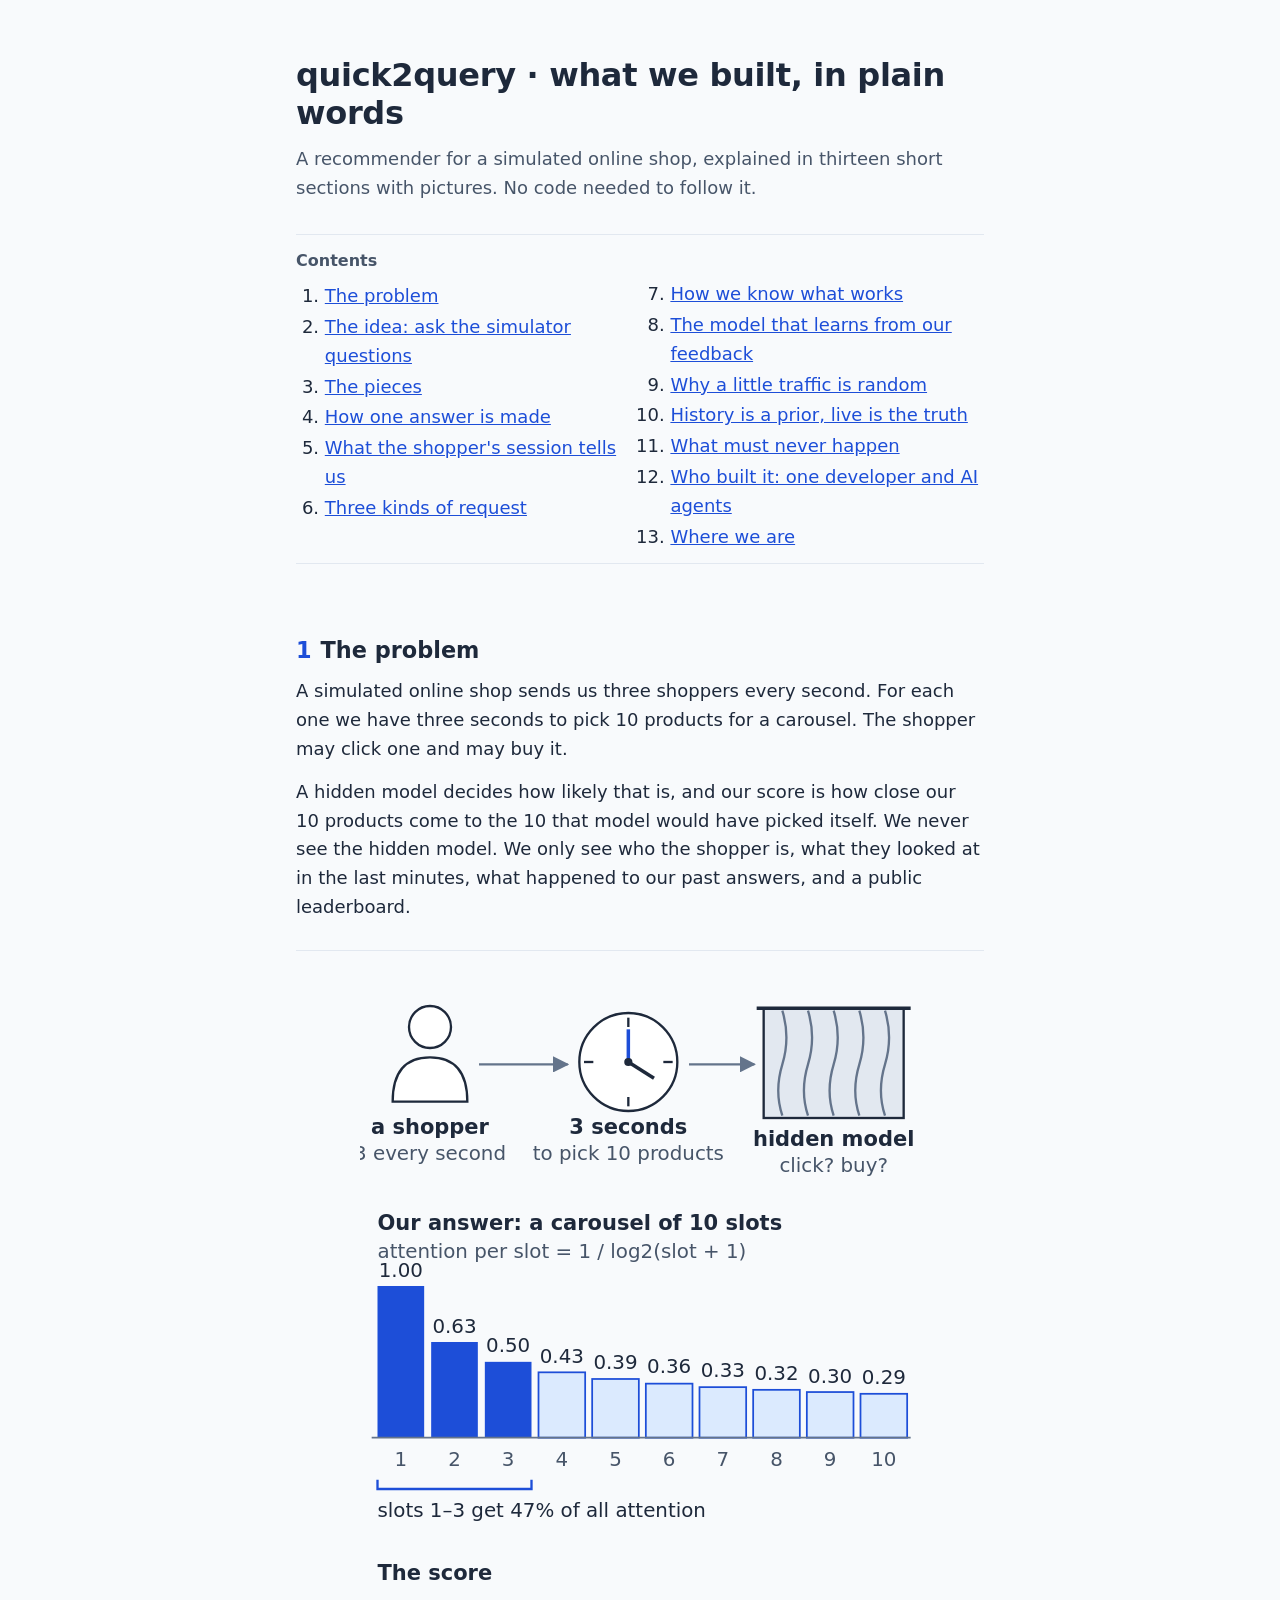
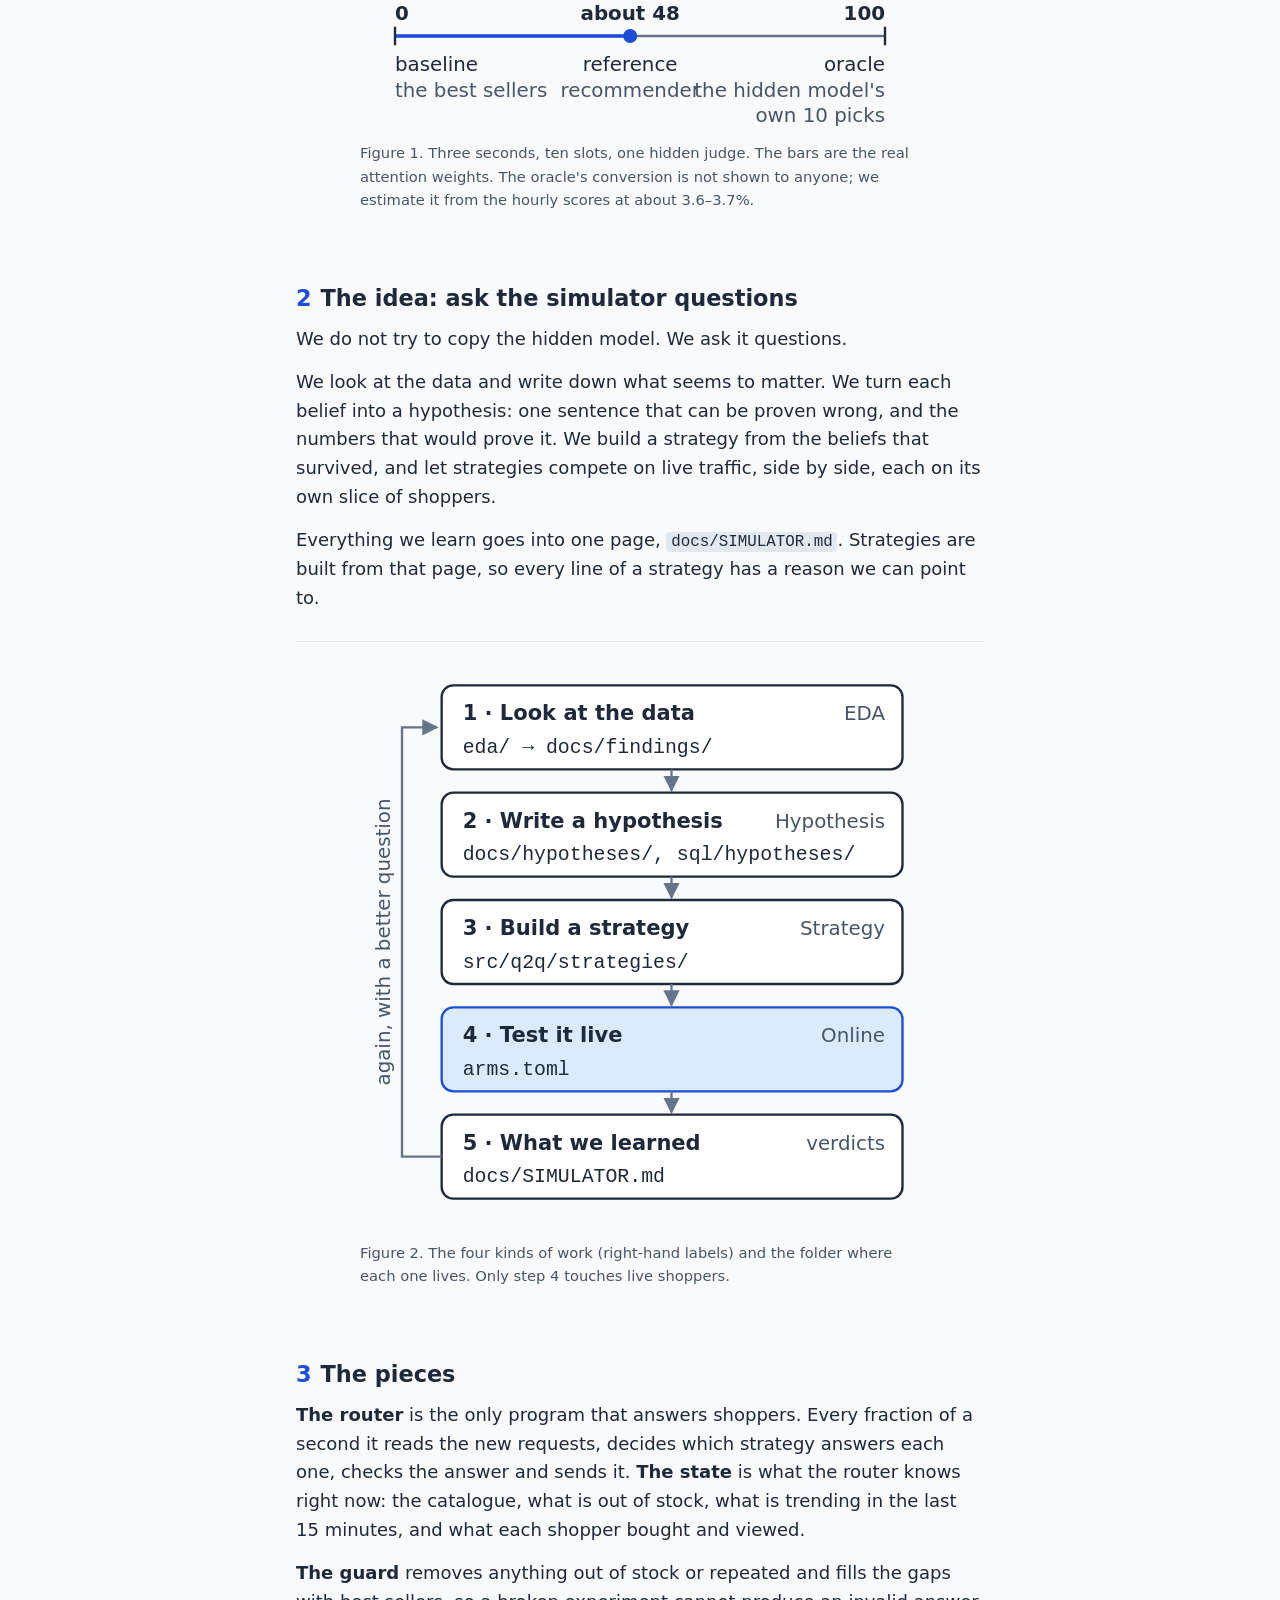
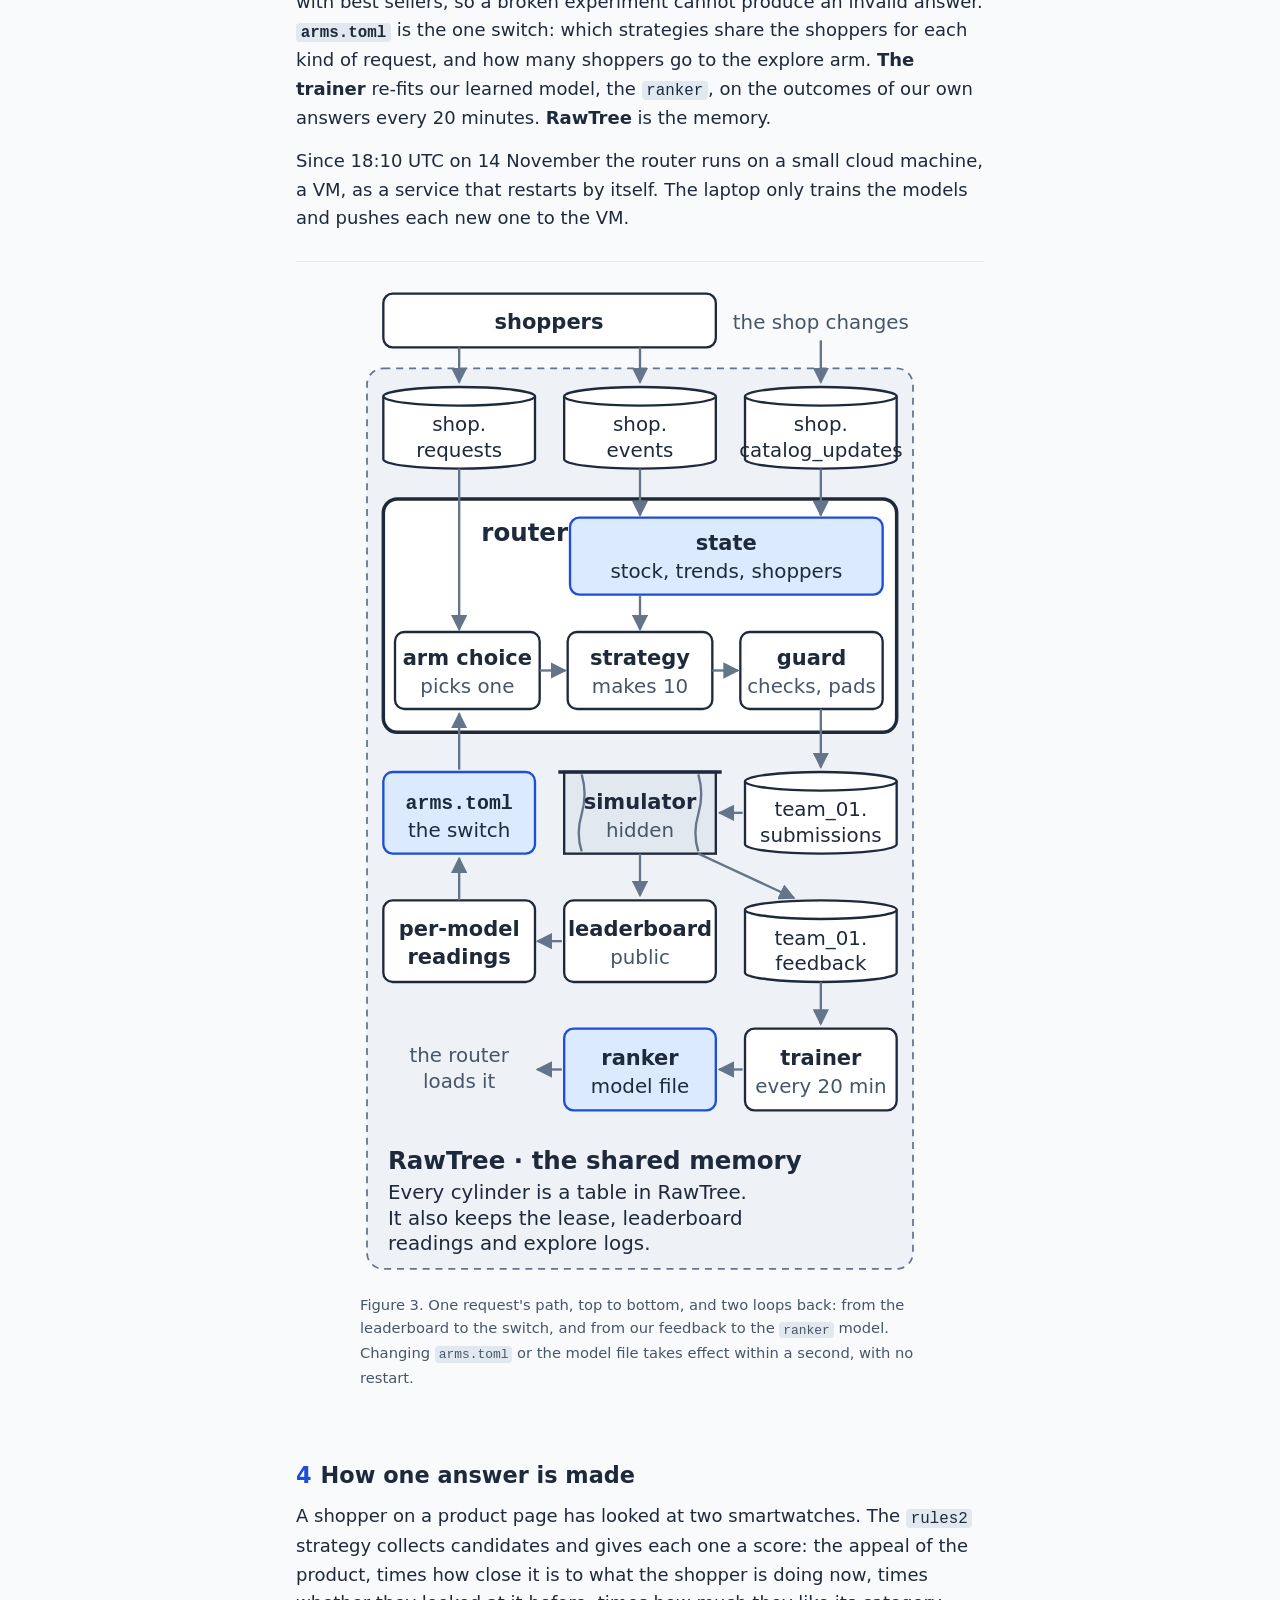
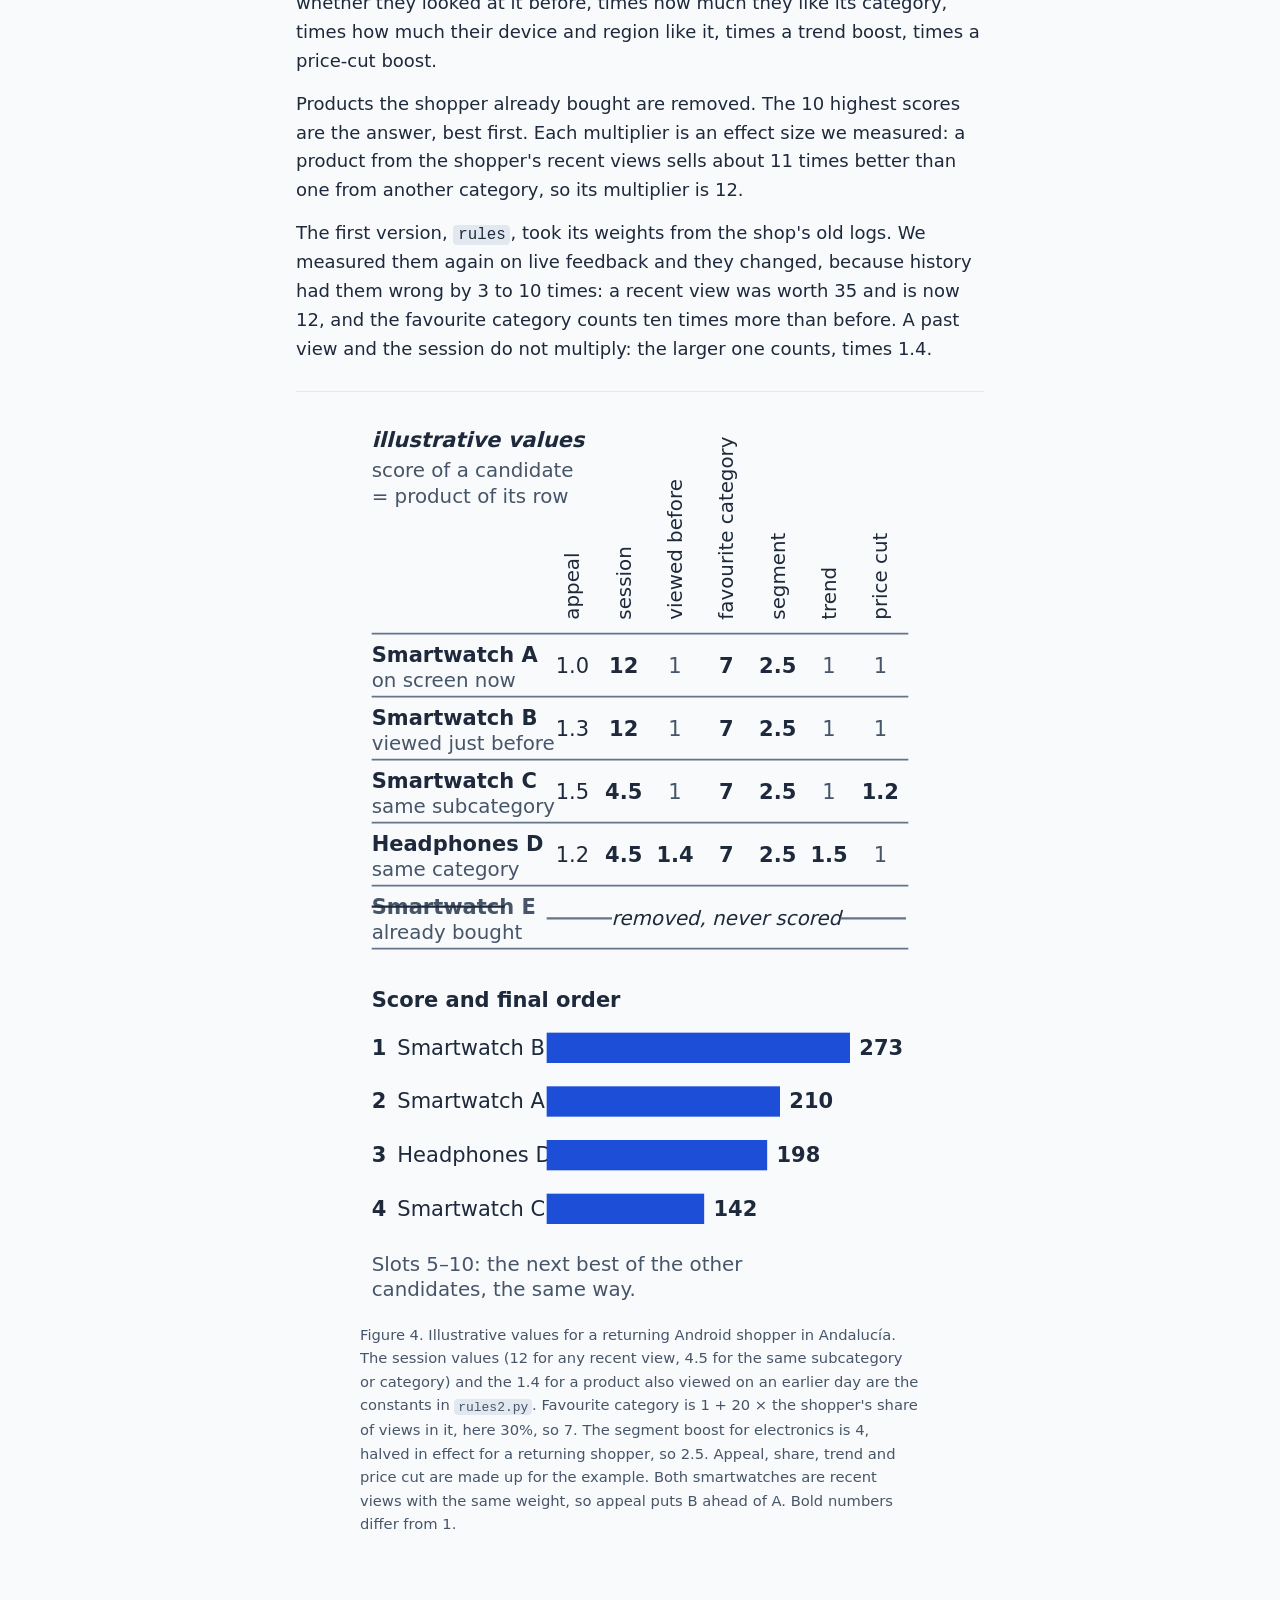
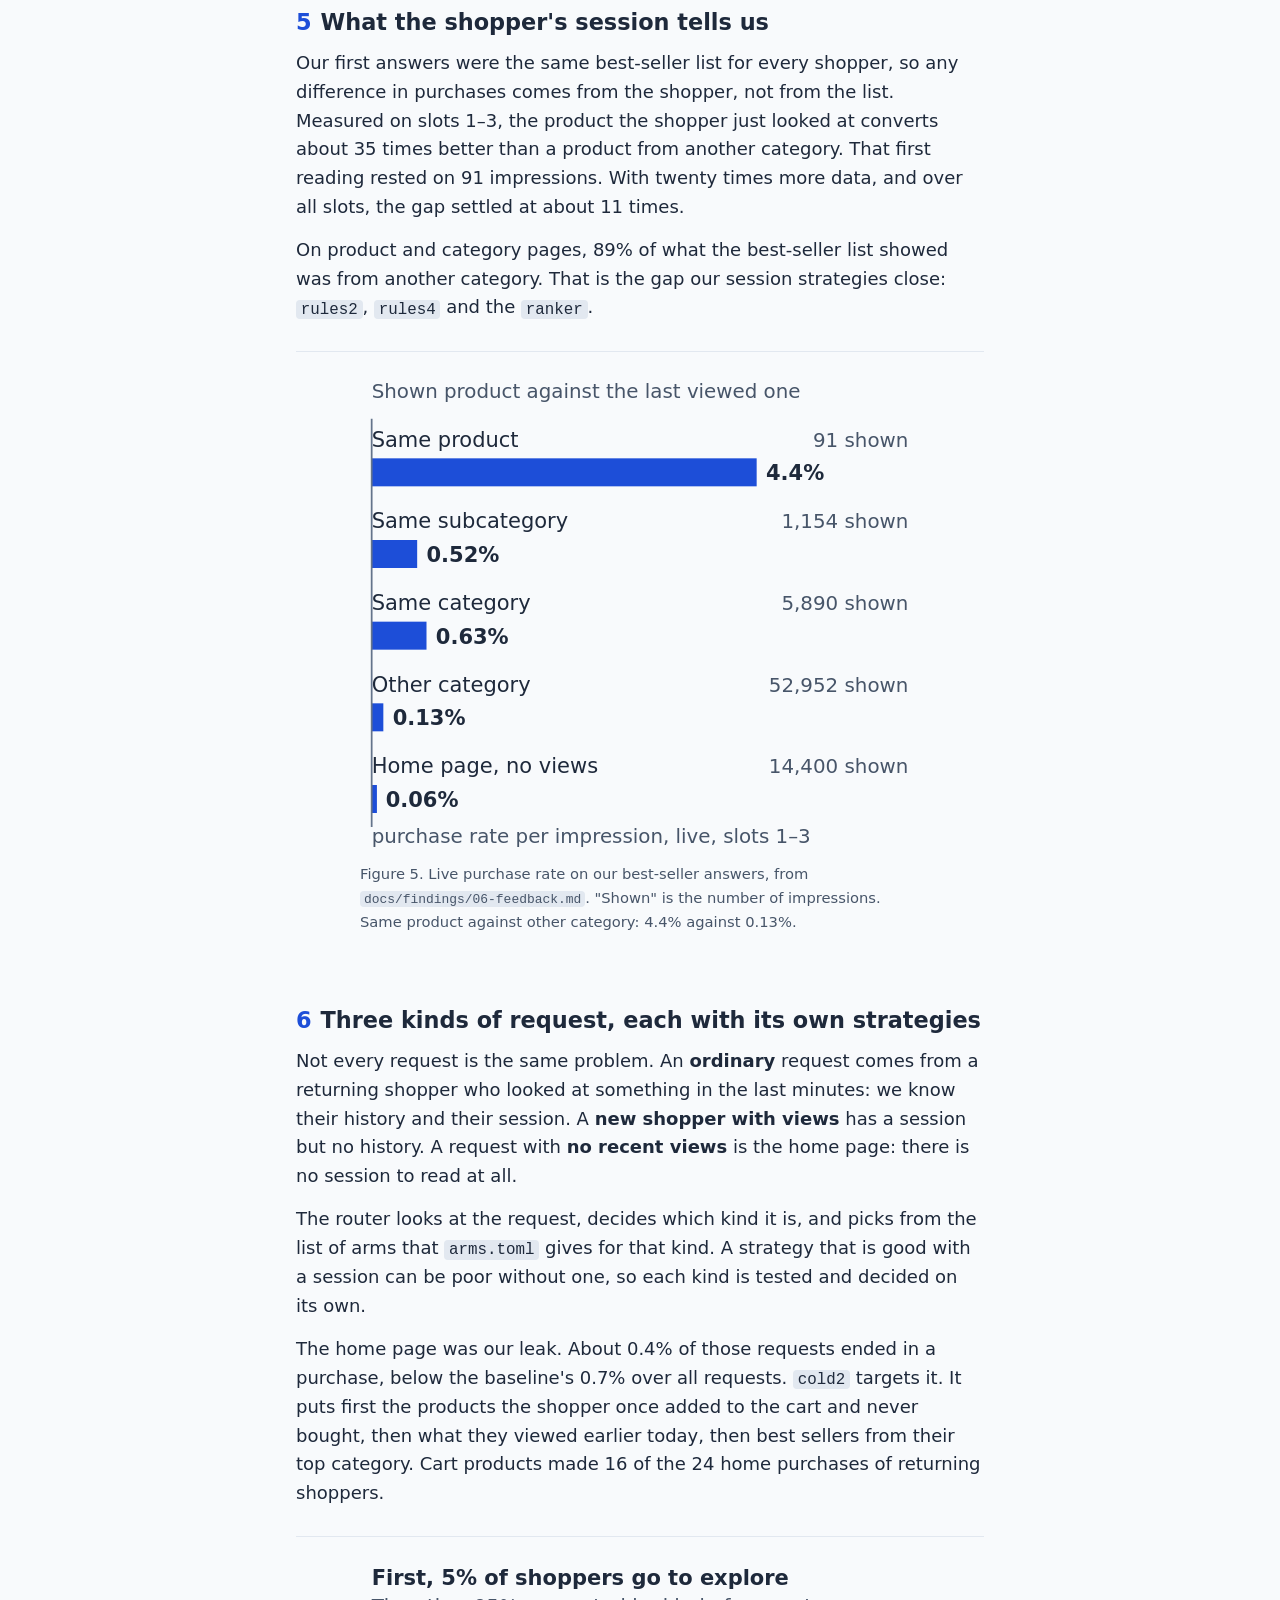
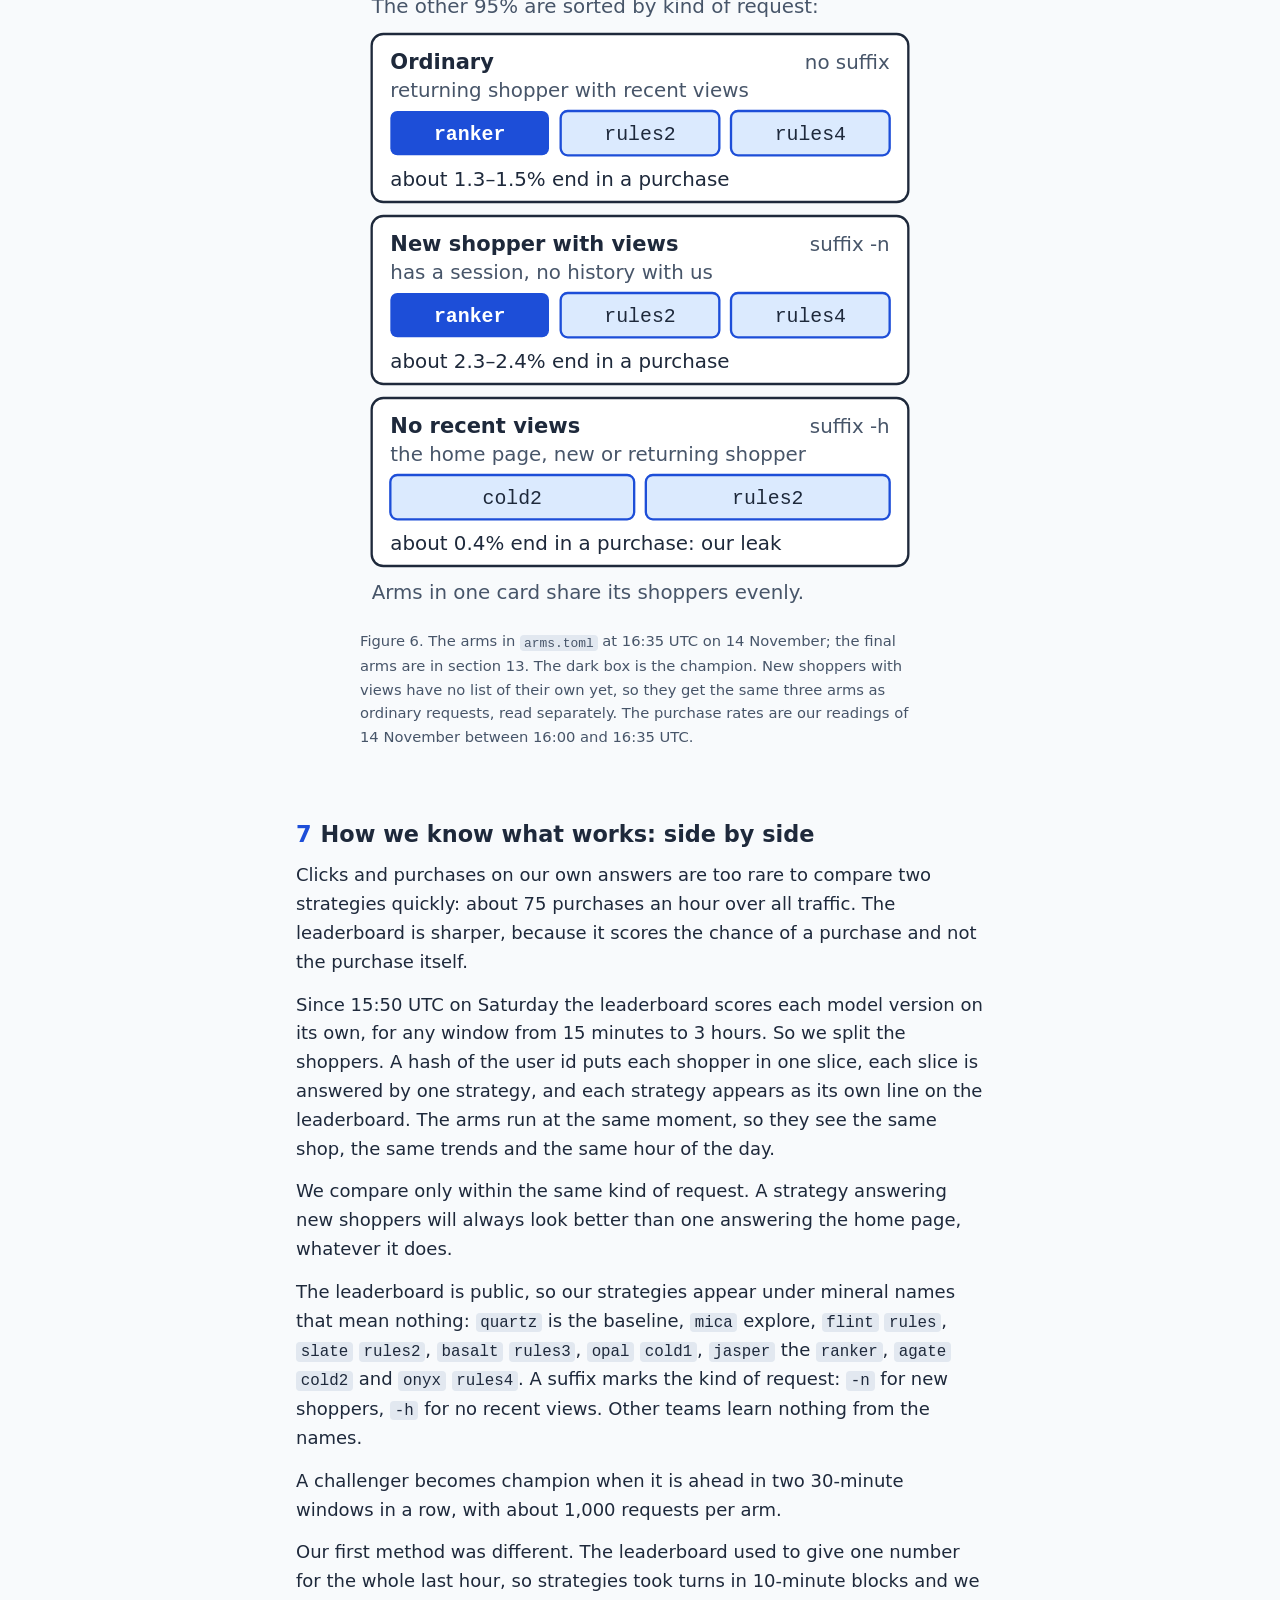
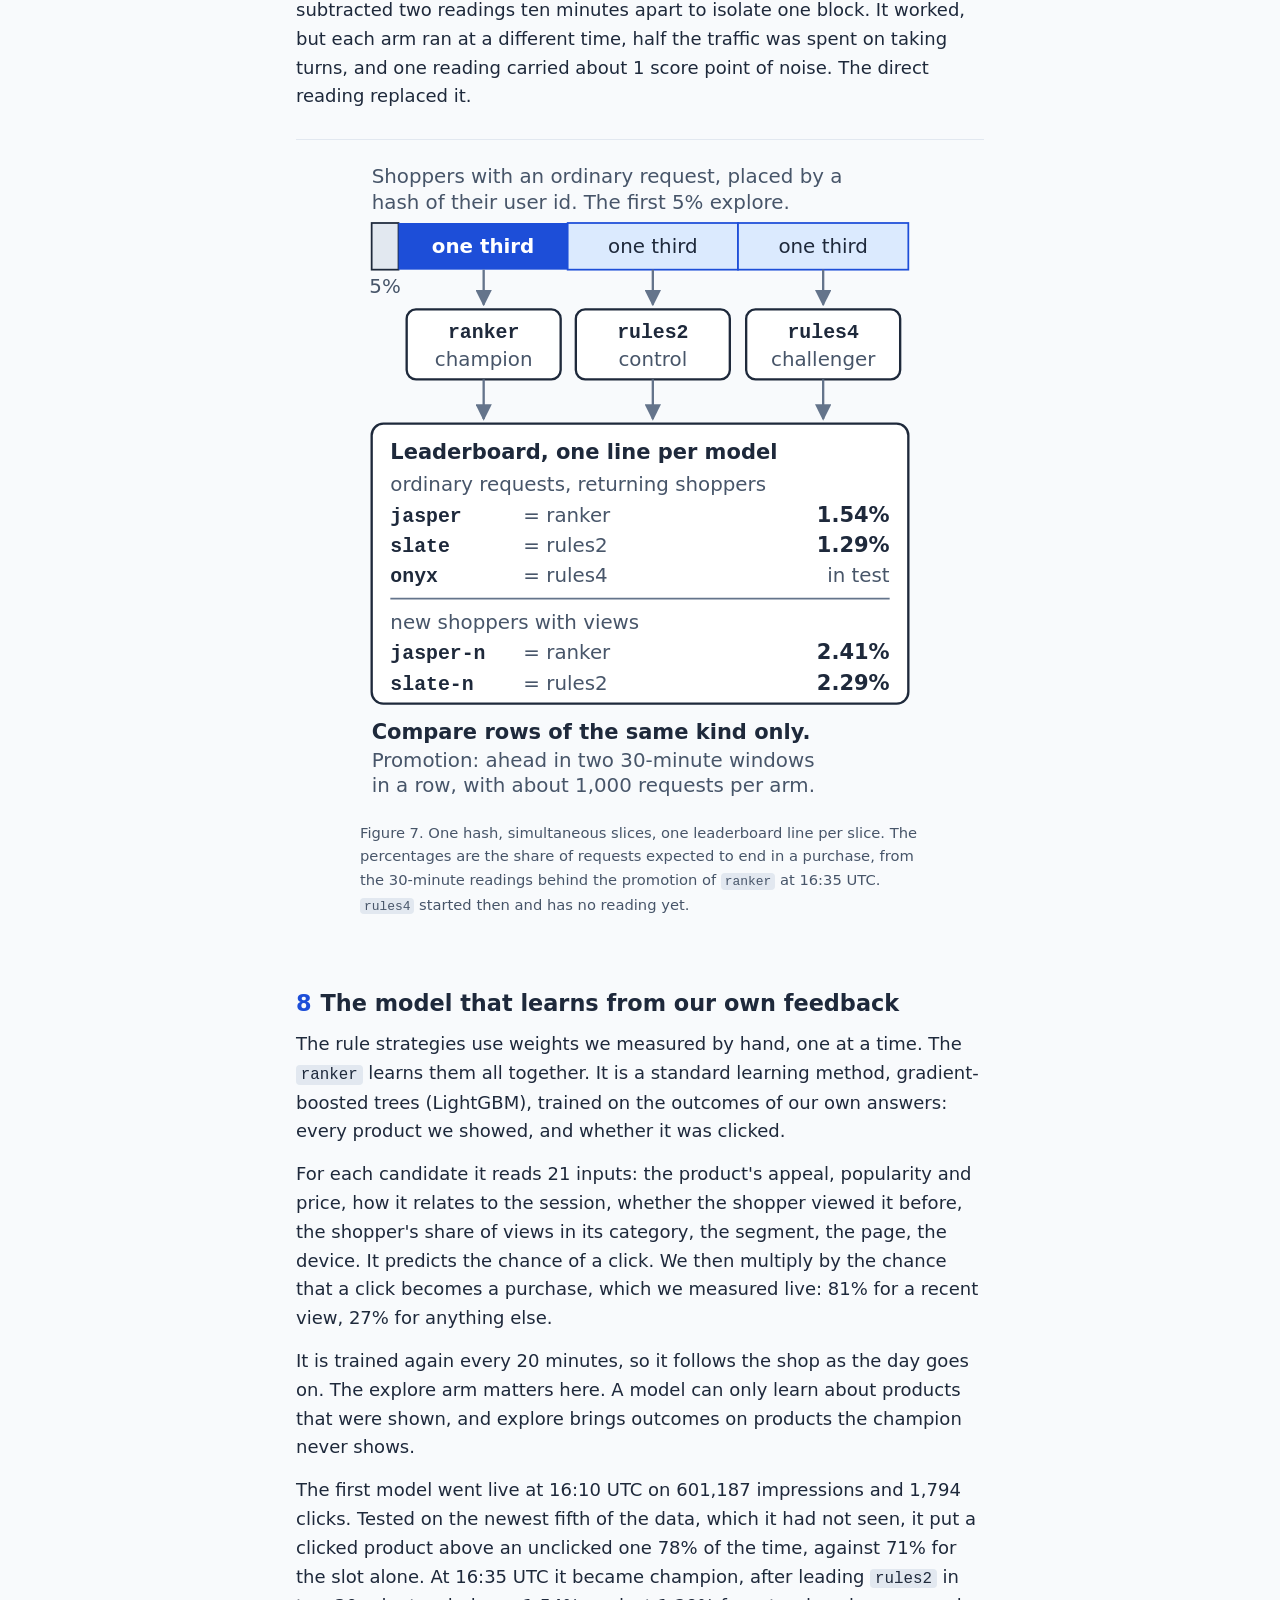
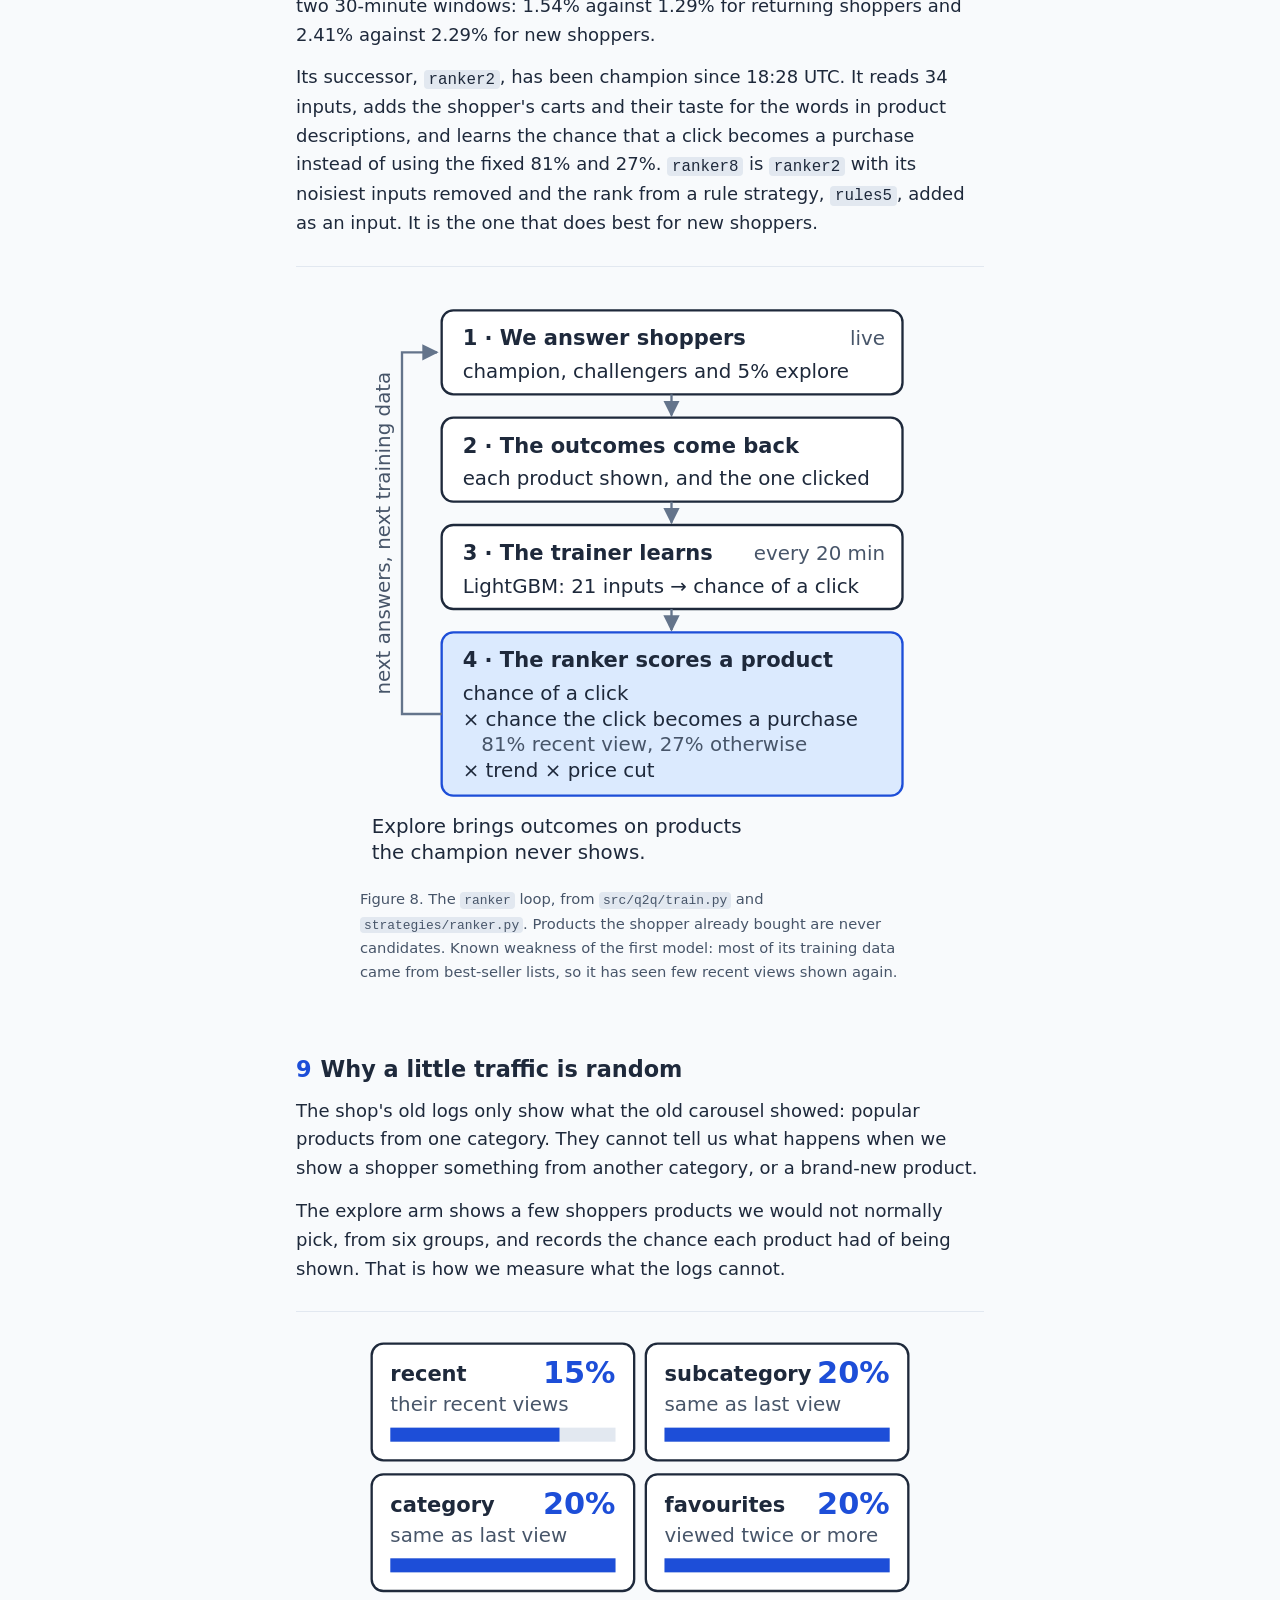
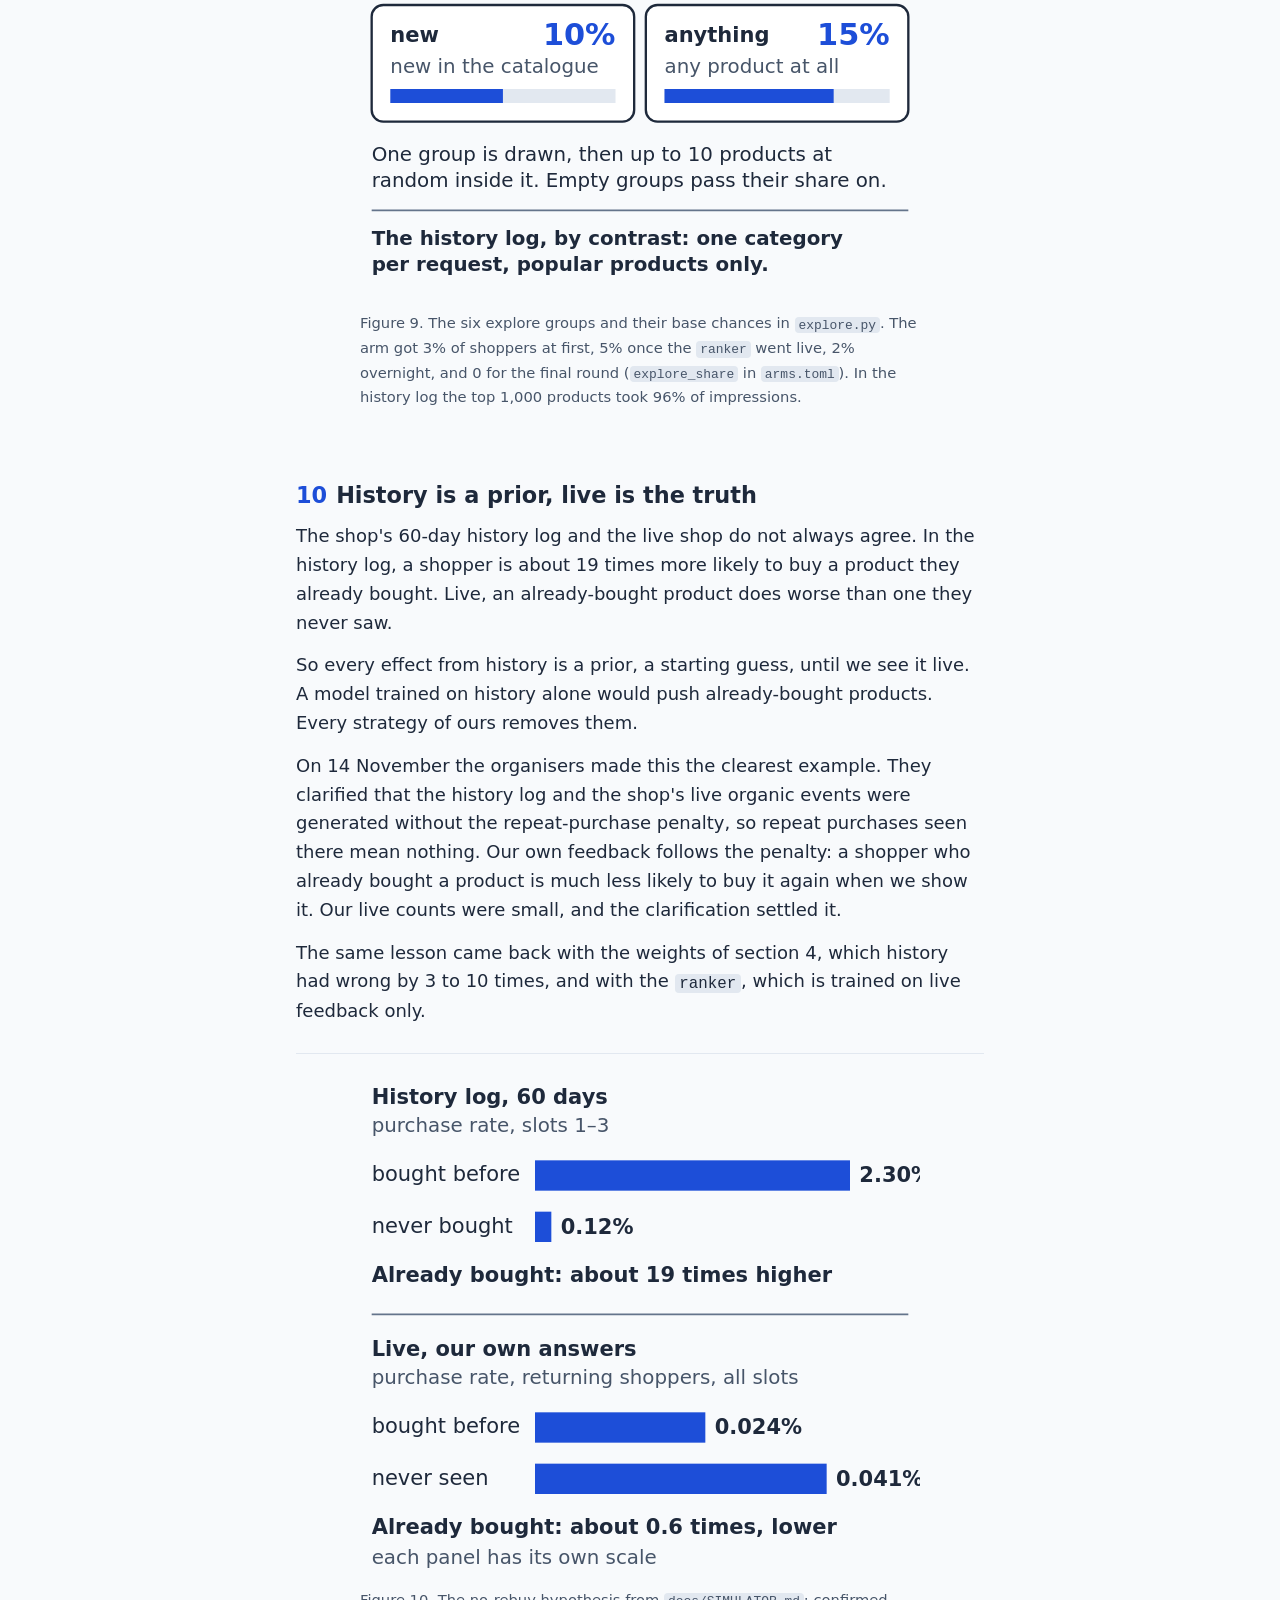
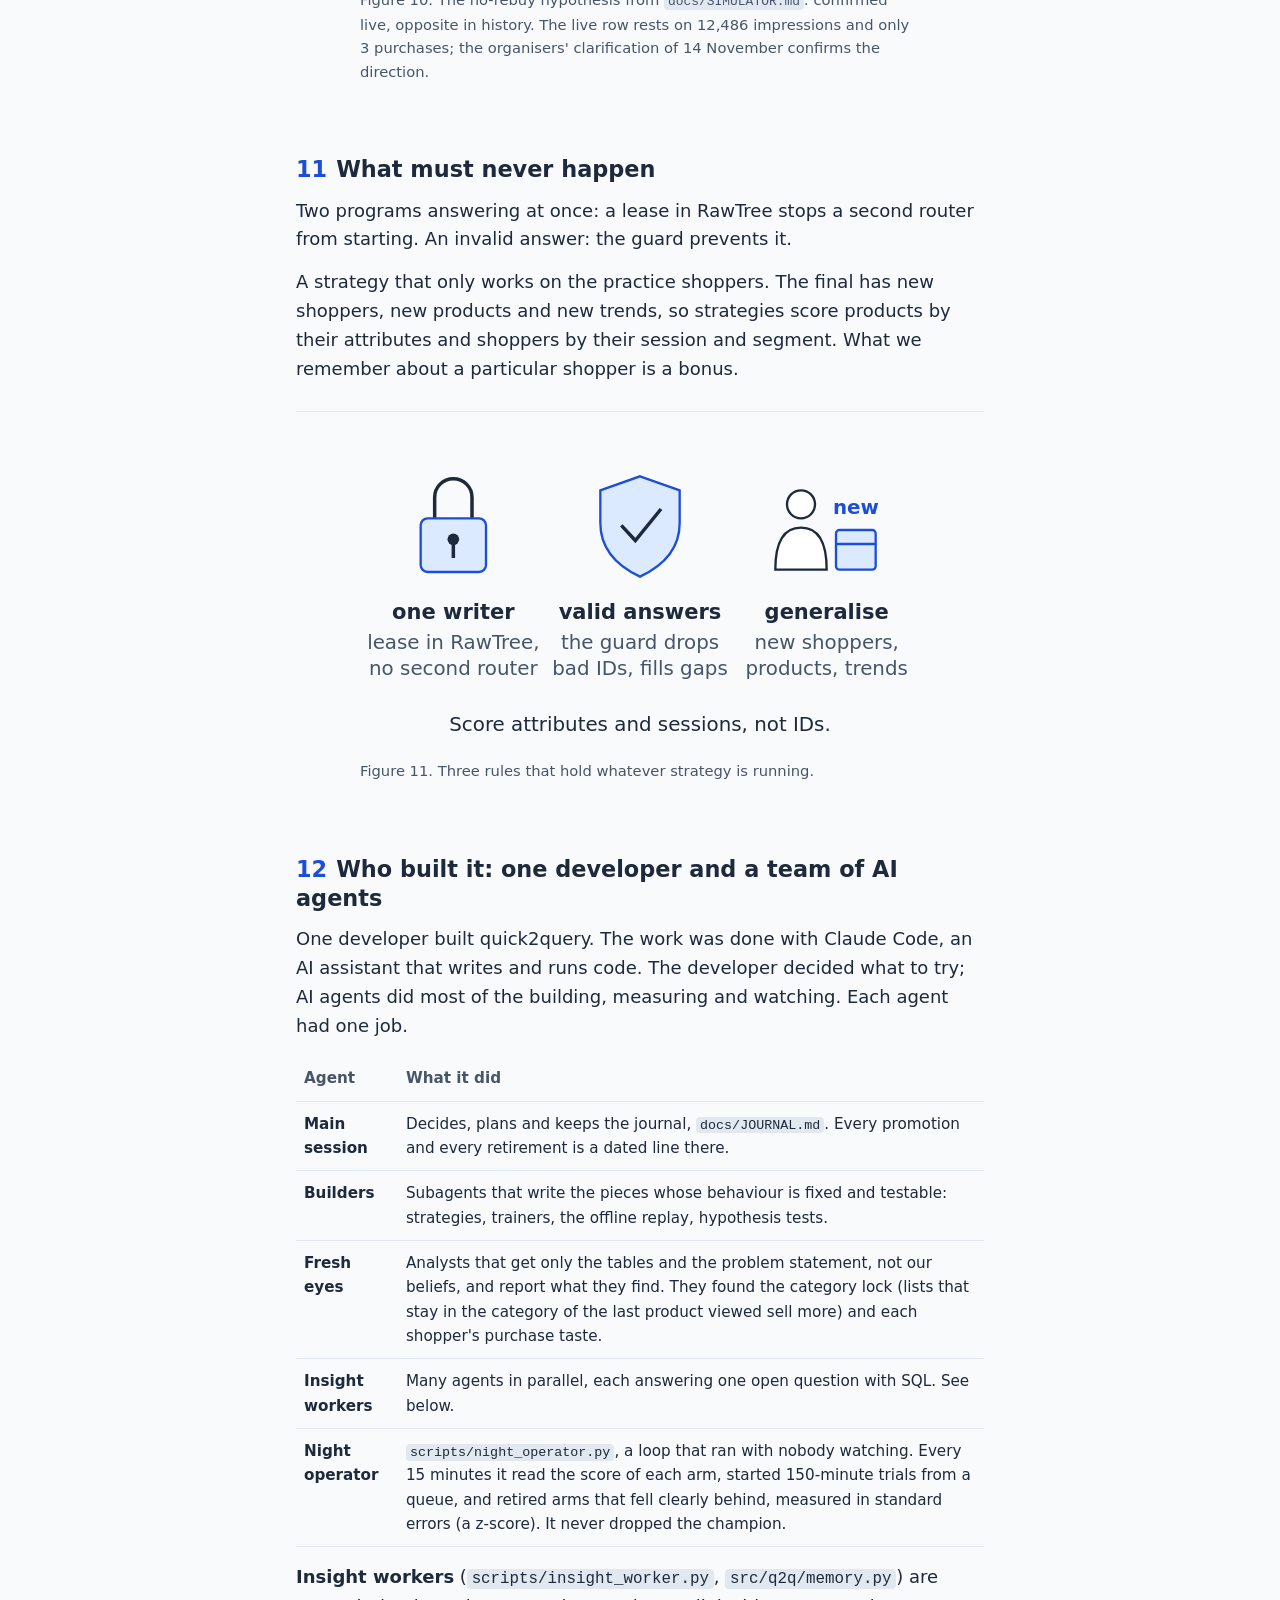
<file: docs/explainer.html>
<!doctype html>
<html lang="en">
<head>
<meta charset="utf-8">
<meta name="viewport" content="width=device-width, initial-scale=1">
<title>quick2query · what we built, in plain words</title>
<meta name="description" content="An illustrated explanation of the quick2query recommender built by team_01 for the Datathon FME 2026 RawTree challenge.">
<style>
:root{
  --bg:#F8FAFC; --paper:#FFFFFF; --fg:#1E293B; --muted:#475569; --line:#64748B;
  --soft:#E2E8F0; --tint:#EEF2F7; --accent:#1D4ED8; --accent-soft:#DBEAFE; --on-accent:#FFFFFF;
  color-scheme: light dark;
}
@media (prefers-color-scheme: dark){
  :root:not([data-theme="light"]){
    --bg:#0F172A; --paper:#131E35; --fg:#E2E8F0; --muted:#A3B1C6; --line:#8A9BB4;
    --soft:#26334D; --tint:#17223A; --accent:#7AB0FF; --accent-soft:#1E3A66; --on-accent:#0F172A;
  }
}
:root[data-theme="dark"]{
  --bg:#0F172A; --paper:#131E35; --fg:#E2E8F0; --muted:#A3B1C6; --line:#8A9BB4;
  --soft:#26334D; --tint:#17223A; --accent:#7AB0FF; --accent-soft:#1E3A66; --on-accent:#0F172A;
}
*{box-sizing:border-box}
html{-webkit-text-size-adjust:100%}
body{
  margin:0; background:var(--bg); color:var(--fg);
  font-family:system-ui,-apple-system,"Segoe UI",Roboto,"Helvetica Neue",Arial,sans-serif;
  font-size:18px; line-height:1.6;
}
main,header,footer{max-width:720px; margin:0 auto; padding:0 16px}
header{padding-top:56px}
h1{font-size:2rem; line-height:1.2; margin:0 0 12px; letter-spacing:-0.01em}
.lede{color:var(--muted); margin:0 0 32px}
h2{font-size:1.4rem; line-height:1.3; margin:72px 0 12px}
h2 .n{color:var(--accent); font-variant-numeric:tabular-nums; margin-right:.4em}
p{margin:0 0 14px}
code{font-family:ui-monospace,"Cascadia Mono",Consolas,"Liberation Mono",monospace; font-size:.88em;
  background:var(--soft); padding:.05em .3em; border-radius:4px}
a{color:var(--accent)}
a:focus-visible{outline:3px solid var(--accent); outline-offset:2px; border-radius:2px}
nav.toc{border-top:1px solid var(--soft); border-bottom:1px solid var(--soft); padding:16px 0 12px; margin-bottom:8px}
nav.toc h2{font-size:1rem; margin:0 0 8px; color:var(--muted); font-weight:600}
nav.toc ol{margin:0; padding-left:1.6em; columns:2; column-gap:32px}
nav.toc li{margin:2px 0; break-inside:avoid}
@media (max-width:560px){ nav.toc ol{columns:1} }
figure{margin:28px 0 8px; padding:20px 0 0; border-top:1px solid var(--soft); break-inside:avoid; page-break-inside:avoid}
figure svg{display:block; width:100%; max-width:560px; height:auto; margin:0 auto}
figcaption{color:var(--muted); font-size:.92rem; margin:12px auto 0; max-width:560px}
table{border-collapse:collapse; width:100%; font-size:.95rem; margin:16px 0}
th,td{text-align:left; vertical-align:top; padding:10px 8px; border-bottom:1px solid var(--soft)}
th{color:var(--muted); font-weight:600}
td.t{white-space:nowrap; font-variant-numeric:tabular-nums}
footer{color:var(--muted); font-size:.9rem; padding-top:48px; padding-bottom:48px; margin-top:64px; border-top:1px solid var(--soft)}

/* SVG vocabulary: every colour comes from the variables above */
svg text{fill:var(--fg); font-size:18px}
svg .sm{font-size:17px}
svg .b{font-weight:650}
svg .lg{font-size:21px; font-weight:700}
svg .big{font-size:26px; font-weight:700}
svg .mu{fill:var(--muted)}
svg .ac{fill:var(--accent)}
svg .on{fill:var(--on-accent)}
svg .it{font-style:italic}
svg .mono{font-family:ui-monospace,"Cascadia Mono",Consolas,"Liberation Mono",monospace; font-size:17px}
svg .mid{text-anchor:middle}
svg .end{text-anchor:end}
.f-paper{fill:var(--paper)} .f-soft{fill:var(--soft)} .f-tint{fill:var(--tint)}
.f-ac{fill:var(--accent)} .f-acs{fill:var(--accent-soft)} .f-line{fill:var(--line)} .f-fg{fill:var(--fg)} .f-none{fill:none}
.s-fg{stroke:var(--fg)} .s-line{stroke:var(--line)} .s-ac{stroke:var(--accent)} .s-mu{stroke:var(--muted)}
.w1{stroke-width:1.5} .w2{stroke-width:2} .w3{stroke-width:3}
.dash{stroke-dasharray:6 5}

@media print{
  :root{--bg:#fff; --paper:#fff; --fg:#000; --muted:#333; --line:#555; --soft:#ddd; --tint:#f3f5f8; --accent:#1D4ED8; --accent-soft:#DBEAFE; --on-accent:#fff}
  body{font-size:11.5pt}
  header{padding-top:0}
  h2{margin-top:28px; break-after:avoid}
  a{color:inherit; text-decoration:none}
}
</style>
</head>
<body>

<header>
<h1>quick2query · what we built, in plain words</h1>
<p class="lede">A recommender for a simulated online shop, explained in thirteen short sections with pictures. No code needed to follow it.</p>

<nav class="toc" aria-label="Contents">
<h2>Contents</h2>
<ol>
<li><a href="#problem">The problem</a></li>
<li><a href="#idea">The idea: ask the simulator questions</a></li>
<li><a href="#pieces">The pieces</a></li>
<li><a href="#answer">How one answer is made</a></li>
<li><a href="#session">What the shopper's session tells us</a></li>
<li><a href="#kinds">Three kinds of request</a></li>
<li><a href="#compare">How we know what works</a></li>
<li><a href="#ranker">The model that learns from our feedback</a></li>
<li><a href="#explore">Why a little traffic is random</a></li>
<li><a href="#prior">History is a prior, live is the truth</a></li>
<li><a href="#never">What must never happen</a></li>
<li><a href="#agents">Who built it: one developer and AI agents</a></li>
<li><a href="#now">Where we are</a></li>
</ol>
</nav>
</header>

<main>

<!-- 1 -->
<section id="problem">
<h2><span class="n">1</span>The problem</h2>
<p>A simulated online shop sends us three shoppers every second. For each one we have three seconds to pick 10 products for a carousel. The shopper may click one and may buy it.</p>
<p>A hidden model decides how likely that is, and our score is how close our 10 products come to the 10 that model would have picked itself. We never see the hidden model. We only see who the shopper is, what they looked at in the last minutes, what happened to our past answers, and a public leaderboard.</p>
<figure>
<svg viewBox="0 0 480 650" role="img" aria-label="A shopper arrives, we have 3 seconds to answer with 10 products, and a hidden model decides clicks and purchases. Attention falls from 1.00 at slot 1 to 0.29 at slot 10, so slots 1 to 3 get 47 percent of it. The score runs from 0 for best sellers, through about 48 for the reference recommender, to 100 for the hidden model's own picks.">
<defs><marker id="m1" viewBox="0 0 10 10" refX="9" refY="5" markerWidth="7" markerHeight="7" orient="auto-start-reverse"><path d="M0 0L10 5L0 10z" class="f-line"/></marker></defs>
<!-- shopper -->
<circle cx="60" cy="48" r="18" class="f-paper s-fg w2"/>
<path d="M28 112 Q28 74 60 74 Q92 74 92 112 Z" class="f-paper s-fg w2"/>
<text x="60" y="140" class="mid b">a shopper</text>
<text x="60" y="162" class="mid sm mu">3 every second</text>
<line x1="102" y1="80" x2="178" y2="80" class="s-line w2" marker-end="url(#m1)"/>
<!-- clock -->
<circle cx="230" cy="78" r="42" class="f-paper s-fg w2"/>
<line x1="230" y1="40" x2="230" y2="48" class="s-fg w2"/><line x1="268" y1="78" x2="260" y2="78" class="s-fg w2"/>
<line x1="230" y1="116" x2="230" y2="108" class="s-fg w2"/><line x1="192" y1="78" x2="200" y2="78" class="s-fg w2"/>
<line x1="230" y1="78" x2="230" y2="50" class="s-ac w3"/>
<line x1="230" y1="78" x2="252" y2="92" class="s-fg w3"/>
<circle cx="230" cy="78" r="3.5" class="f-fg"/>
<text x="230" y="140" class="mid b">3 seconds</text>
<text x="230" y="162" class="mid sm mu">to pick 10 products</text>
<line x1="282" y1="80" x2="338" y2="80" class="s-line w2" marker-end="url(#m1)"/>
<!-- curtain -->
<rect x="346" y="32" width="120" height="94" class="f-soft s-fg w2"/>
<line x1="340" y1="32" x2="472" y2="32" class="s-fg w3"/>
<path d="M362 34 q7 23 0 46 q-7 23 0 44 M384 34 q7 23 0 46 q-7 23 0 44 M406 34 q7 23 0 46 q-7 23 0 44 M428 34 q7 23 0 46 q-7 23 0 44 M450 34 q7 23 0 46 q-7 23 0 44" class="f-none s-line w2"/>
<text x="406" y="150" class="mid b">hidden model</text>
<text x="406" y="172" class="mid sm mu">click? buy?</text>
<!-- carousel -->
<text x="15" y="222" class="b">Our answer: a carousel of 10 slots</text>
<text x="15" y="246" class="sm mu">attention per slot = 1 / log2(slot + 1)</text>
<g>
<rect x="15" y="270" width="40" height="130" class="f-ac"/>
<rect x="61" y="318" width="40" height="82" class="f-ac"/>
<rect x="107" y="335" width="40" height="65" class="f-ac"/>
<rect x="153" y="344" width="40" height="56" class="f-acs s-ac w1"/>
<rect x="199" y="349.7" width="40" height="50.3" class="f-acs s-ac w1"/>
<rect x="245" y="353.7" width="40" height="46.3" class="f-acs s-ac w1"/>
<rect x="291" y="356.7" width="40" height="43.3" class="f-acs s-ac w1"/>
<rect x="337" y="359" width="40" height="41" class="f-acs s-ac w1"/>
<rect x="383" y="360.9" width="40" height="39.1" class="f-acs s-ac w1"/>
<rect x="429" y="362.4" width="40" height="37.6" class="f-acs s-ac w1"/>
</g>
<g class="sm">
<text x="35" y="262" class="mid sm">1.00</text><text x="81" y="310" class="mid sm">0.63</text>
<text x="127" y="327" class="mid sm">0.50</text><text x="173" y="336" class="mid sm">0.43</text>
<text x="219" y="341" class="mid sm">0.39</text><text x="265" y="345" class="mid sm">0.36</text>
<text x="311" y="348" class="mid sm">0.33</text><text x="357" y="351" class="mid sm">0.32</text>
<text x="403" y="353" class="mid sm">0.30</text><text x="449" y="354" class="mid sm">0.29</text>
</g>
<line x1="10" y1="400" x2="472" y2="400" class="s-line w1"/>
<g class="mu">
<text x="35" y="424" class="mid sm mu">1</text><text x="81" y="424" class="mid sm mu">2</text>
<text x="127" y="424" class="mid sm mu">3</text><text x="173" y="424" class="mid sm mu">4</text>
<text x="219" y="424" class="mid sm mu">5</text><text x="265" y="424" class="mid sm mu">6</text>
<text x="311" y="424" class="mid sm mu">7</text><text x="357" y="424" class="mid sm mu">8</text>
<text x="403" y="424" class="mid sm mu">9</text><text x="449" y="424" class="mid sm mu">10</text>
</g>
<path d="M15 436 V444 H147 V436" class="f-none s-ac w2"/>
<text x="15" y="468" class="sm">slots 1–3 get 47% of all attention</text>
<!-- score -->
<text x="15" y="522" class="b">The score</text>
<text x="30" y="556" class="sm b">0</text>
<text x="231.6" y="556" class="mid sm b">about 48</text>
<text x="450" y="556" class="end sm b">100</text>
<line x1="30" y1="570" x2="450" y2="570" class="s-line w2"/>
<line x1="30" y1="570" x2="231.6" y2="570" class="s-ac w3"/>
<line x1="30" y1="562" x2="30" y2="578" class="s-fg w2"/>
<circle cx="231.6" cy="570" r="6" class="f-ac"/>
<line x1="450" y1="562" x2="450" y2="578" class="s-fg w2"/>
<text x="30" y="600" class="sm">baseline</text>
<text x="30" y="622" class="sm mu">the best sellers</text>
<text x="231.6" y="600" class="mid sm">reference</text>
<text x="231.6" y="622" class="mid sm mu">recommender</text>
<text x="450" y="600" class="end sm">oracle</text>
<text x="450" y="622" class="end sm mu">the hidden model's</text>
<text x="450" y="644" class="end sm mu">own 10 picks</text>
</svg>
<figcaption>Figure 1. Three seconds, ten slots, one hidden judge. The bars are the real attention weights. The oracle's conversion is not shown to anyone; we estimate it from the hourly scores at about 3.6–3.7%.</figcaption>
</figure>
</section>

<!-- 2 -->
<section id="idea">
<h2><span class="n">2</span>The idea: ask the simulator questions</h2>
<p>We do not try to copy the hidden model. We ask it questions.</p>
<p>We look at the data and write down what seems to matter. We turn each belief into a hypothesis: one sentence that can be proven wrong, and the numbers that would prove it. We build a strategy from the beliefs that survived, and let strategies compete on live traffic, side by side, each on its own slice of shoppers.</p>
<p>Everything we learn goes into one page, <code>docs/SIMULATOR.md</code>. Strategies are built from that page, so every line of a strategy has a reason we can point to.</p>
<figure>
<svg viewBox="0 0 480 486" role="img" aria-label="A loop of five steps: look at the data in eda, write a hypothesis in docs/hypotheses and sql/hypotheses, build a strategy in src/q2q/strategies, test it live through arms.toml, and write down what we learned in docs/SIMULATOR.md. Then the loop starts again.">
<defs><marker id="m2" viewBox="0 0 10 10" refX="9" refY="5" markerWidth="7" markerHeight="7" orient="auto-start-reverse"><path d="M0 0L10 5L0 10z" class="f-line"/></marker></defs>
<rect x="70" y="20" width="395" height="72" rx="10" class="f-paper s-fg w2"/>
<text x="88" y="50" class="b">1 · Look at the data</text><text x="450" y="50" class="end sm mu">EDA</text>
<text x="88" y="78" class="mono">eda/ → docs/findings/</text>
<line x1="267" y1="92" x2="267" y2="110" class="s-line w2" marker-end="url(#m2)"/>
<rect x="70" y="112" width="395" height="72" rx="10" class="f-paper s-fg w2"/>
<text x="88" y="142" class="b">2 · Write a hypothesis</text><text x="450" y="142" class="end sm mu">Hypothesis</text>
<text x="88" y="170" class="mono">docs/hypotheses/, sql/hypotheses/</text>
<line x1="267" y1="184" x2="267" y2="202" class="s-line w2" marker-end="url(#m2)"/>
<rect x="70" y="204" width="395" height="72" rx="10" class="f-paper s-fg w2"/>
<text x="88" y="234" class="b">3 · Build a strategy</text><text x="450" y="234" class="end sm mu">Strategy</text>
<text x="88" y="262" class="mono">src/q2q/strategies/</text>
<line x1="267" y1="276" x2="267" y2="294" class="s-line w2" marker-end="url(#m2)"/>
<rect x="70" y="296" width="395" height="72" rx="10" class="f-acs s-ac w2"/>
<text x="88" y="326" class="b">4 · Test it live</text><text x="450" y="326" class="end sm mu">Online</text>
<text x="88" y="354" class="mono">arms.toml</text>
<line x1="267" y1="368" x2="267" y2="386" class="s-line w2" marker-end="url(#m2)"/>
<rect x="70" y="388" width="395" height="72" rx="10" class="f-paper s-fg w2"/>
<text x="88" y="418" class="b">5 · What we learned</text><text x="450" y="418" class="end sm mu">verdicts</text>
<text x="88" y="446" class="mono">docs/SIMULATOR.md</text>
<path d="M70 424 H36 V56 H66" class="f-none s-line w2" marker-end="url(#m2)"/>
<text x="26" y="240" class="mid sm mu" transform="rotate(-90 26 240)">again, with a better question</text>
</svg>
<figcaption>Figure 2. The four kinds of work (right-hand labels) and the folder where each one lives. Only step 4 touches live shoppers.</figcaption>
</figure>
</section>

<!-- 3 -->
<section id="pieces">
<h2><span class="n">3</span>The pieces</h2>
<p><strong>The router</strong> is the only program that answers shoppers. Every fraction of a second it reads the new requests, decides which strategy answers each one, checks the answer and sends it. <strong>The state</strong> is what the router knows right now: the catalogue, what is out of stock, what is trending in the last 15 minutes, and what each shopper bought and viewed.</p>
<p><strong>The guard</strong> removes anything out of stock or repeated and fills the gaps with best sellers, so a broken experiment cannot produce an invalid answer. <strong><code>arms.toml</code></strong> is the one switch: which strategies share the shoppers for each kind of request, and how many shoppers go to the explore arm. <strong>The trainer</strong> re-fits our learned model, the <code>ranker</code>, on the outcomes of our own answers every 20 minutes. <strong>RawTree</strong> is the memory.</p>
<p>Since 18:10 UTC on 14 November the router runs on a small cloud machine, a VM, as a service that restarts by itself. The laptop only trains the models and pushes each new one to the VM.</p>
<figure>
<svg viewBox="0 0 480 856" role="img" aria-label="Architecture. Shoppers create requests and events; the shop publishes catalogue updates. The router builds its state from events and catalogue updates, chooses an arm for each request, lets the strategy pick 10 products and passes them through the guard. Answers go to team_01.submissions. The simulator scores them into the leaderboard and into team_01.feedback. The leaderboard gives one reading per model, the readings decide arms.toml, and arms.toml steers the router. The trainer reads the feedback every 20 minutes and writes a new ranker model file, which the router loads. All tables live in RawTree, the shared memory.">
<defs><marker id="m3" viewBox="0 0 10 10" refX="9" refY="5" markerWidth="7" markerHeight="7" orient="auto-start-reverse"><path d="M0 0L10 5L0 10z" class="f-line"/></marker></defs>
<!-- RawTree underlay -->
<rect x="6" y="74" width="468" height="772" rx="14" class="f-tint s-line w1 dash"/>
<!-- top -->
<rect x="20" y="10" width="285" height="46" rx="8" class="f-paper s-fg w2"/>
<text x="162" y="40" class="mid b">shoppers</text>
<text x="395" y="40" class="mid sm mu">the shop changes</text>
<line x1="85" y1="56" x2="85" y2="86" class="s-line w2" marker-end="url(#m3)"/>
<line x1="240" y1="56" x2="240" y2="86" class="s-line w2" marker-end="url(#m3)"/>
<line x1="395" y1="50" x2="395" y2="86" class="s-line w2" marker-end="url(#m3)"/>
<!-- cylinders row 1 -->
<g class="f-paper s-fg w2">
<path d="M20 98 a65 8 0 0 1 130 0 v54 a65 8 0 0 1 -130 0 Z"/><path d="M20 98 a65 8 0 0 0 130 0" class="f-none"/>
<path d="M175 98 a65 8 0 0 1 130 0 v54 a65 8 0 0 1 -130 0 Z"/><path d="M175 98 a65 8 0 0 0 130 0" class="f-none"/>
<path d="M330 98 a65 8 0 0 1 130 0 v54 a65 8 0 0 1 -130 0 Z"/><path d="M330 98 a65 8 0 0 0 130 0" class="f-none"/>
</g>
<text x="85" y="128" class="mid sm">shop.</text><text x="85" y="150" class="mid sm">requests</text>
<text x="240" y="128" class="mid sm">shop.</text><text x="240" y="150" class="mid sm">events</text>
<text x="395" y="128" class="mid sm">shop.</text><text x="395" y="150" class="mid sm">catalog_updates</text>
<!-- router -->
<rect x="20" y="186" width="440" height="200" rx="12" class="f-paper s-fg w3"/>
<text x="104" y="222" class="lg">router</text>
<rect x="180" y="202" width="268" height="66" rx="8" class="f-acs s-ac w2"/>
<text x="314" y="230" class="mid b">state</text>
<text x="314" y="254" class="mid sm">stock, trends, shoppers</text>
<line x1="240" y1="160" x2="240" y2="200" class="s-line w2" marker-end="url(#m3)"/>
<line x1="395" y1="160" x2="395" y2="200" class="s-line w2" marker-end="url(#m3)"/>
<line x1="85" y1="160" x2="85" y2="298" class="s-line w2" marker-end="url(#m3)"/>
<rect x="30" y="300" width="124" height="66" rx="8" class="f-paper s-fg w2"/>
<text x="92" y="328" class="mid b">arm choice</text><text x="92" y="352" class="mid sm mu">picks one</text>
<rect x="178" y="300" width="124" height="66" rx="8" class="f-paper s-fg w2"/>
<text x="240" y="328" class="mid b">strategy</text><text x="240" y="352" class="mid sm mu">makes 10</text>
<rect x="326" y="300" width="122" height="66" rx="8" class="f-paper s-fg w2"/>
<text x="387" y="328" class="mid b">guard</text><text x="387" y="352" class="mid sm mu">checks, pads</text>
<line x1="154" y1="333" x2="176" y2="333" class="s-line w2" marker-end="url(#m3)"/>
<line x1="302" y1="333" x2="324" y2="333" class="s-line w2" marker-end="url(#m3)"/>
<line x1="240" y1="268" x2="240" y2="298" class="s-line w2" marker-end="url(#m3)"/>
<!-- row 2 -->
<line x1="395" y1="366" x2="395" y2="416" class="s-line w2" marker-end="url(#m3)"/>
<g class="f-paper s-fg w2">
<path d="M330 428 a65 8 0 0 1 130 0 v54 a65 8 0 0 1 -130 0 Z"/><path d="M330 428 a65 8 0 0 0 130 0" class="f-none"/>
</g>
<text x="395" y="458" class="mid sm">team_01.</text><text x="395" y="480" class="mid sm">submissions</text>
<line x1="328" y1="455" x2="308" y2="455" class="s-line w2" marker-end="url(#m3)"/>
<rect x="175" y="420" width="130" height="70" class="f-soft s-fg w2"/>
<line x1="170" y1="420" x2="310" y2="420" class="s-fg w3"/>
<path d="M190 422 q5 17 0 34 q-5 17 0 32 M290 422 q5 17 0 34 q-5 17 0 32" class="f-none s-line w2"/>
<text x="240" y="452" class="mid b">simulator</text><text x="240" y="476" class="mid sm mu">hidden</text>
<rect x="20" y="420" width="130" height="70" rx="8" class="f-acs s-ac w2"/>
<text x="85" y="452" class="mid b mono">arms.toml</text><text x="85" y="476" class="mid sm">the switch</text>
<line x1="85" y1="418" x2="85" y2="370" class="s-line w2" marker-end="url(#m3)"/>
<!-- row 3 -->
<line x1="240" y1="490" x2="240" y2="526" class="s-line w2" marker-end="url(#m3)"/>
<line x1="290" y1="490" x2="372" y2="528" class="s-line w2" marker-end="url(#m3)"/>
<g class="f-paper s-fg w2">
<path d="M330 538 a65 8 0 0 1 130 0 v54 a65 8 0 0 1 -130 0 Z"/><path d="M330 538 a65 8 0 0 0 130 0" class="f-none"/>
</g>
<text x="395" y="568" class="mid sm">team_01.</text><text x="395" y="590" class="mid sm">feedback</text>
<rect x="175" y="530" width="130" height="70" rx="8" class="f-paper s-fg w2"/>
<text x="240" y="561" class="mid b">leaderboard</text><text x="240" y="585" class="mid sm mu">public</text>
<rect x="20" y="530" width="130" height="70" rx="8" class="f-paper s-fg w2"/>
<text x="85" y="561" class="mid b">per-model</text><text x="85" y="585" class="mid b">readings</text>
<line x1="173" y1="565" x2="152" y2="565" class="s-line w2" marker-end="url(#m3)"/>
<line x1="85" y1="530" x2="85" y2="494" class="s-line w2" marker-end="url(#m3)"/>
<!-- row 4: the trainer -->
<line x1="395" y1="600" x2="395" y2="636" class="s-line w2" marker-end="url(#m3)"/>
<rect x="330" y="640" width="130" height="70" rx="8" class="f-paper s-fg w2"/>
<text x="395" y="671" class="mid b">trainer</text><text x="395" y="695" class="mid sm mu">every 20 min</text>
<line x1="328" y1="675" x2="308" y2="675" class="s-line w2" marker-end="url(#m3)"/>
<rect x="175" y="640" width="130" height="70" rx="8" class="f-acs s-ac w2"/>
<text x="240" y="671" class="mid b">ranker</text><text x="240" y="695" class="mid sm">model file</text>
<line x1="173" y1="675" x2="152" y2="675" class="s-line w2" marker-end="url(#m3)"/>
<text x="85" y="669" class="mid sm mu">the router</text><text x="85" y="691" class="mid sm mu">loads it</text>
<!-- RawTree label -->
<text x="24" y="760" class="lg">RawTree · the shared memory</text>
<text x="24" y="786" class="sm">Every cylinder is a table in RawTree.</text>
<text x="24" y="808" class="sm">It also keeps the lease, leaderboard</text>
<text x="24" y="830" class="sm">readings and explore logs.</text>
</svg>
<figcaption>Figure 3. One request's path, top to bottom, and two loops back: from the leaderboard to the switch, and from our feedback to the <code>ranker</code> model. Changing <code>arms.toml</code> or the model file takes effect within a second, with no restart.</figcaption>
</figure>
</section>

<!-- 4 -->
<section id="answer">
<h2><span class="n">4</span>How one answer is made</h2>
<p>A shopper on a product page has looked at two smartwatches. The <code>rules2</code> strategy collects candidates and gives each one a score: the appeal of the product, times how close it is to what the shopper is doing now, times whether they looked at it before, times how much they like its category, times how much their device and region like it, times a trend boost, times a price-cut boost.</p>
<p>Products the shopper already bought are removed. The 10 highest scores are the answer, best first. Each multiplier is an effect size we measured: a product from the shopper's recent views sells about 11 times better than one from another category, so its multiplier is 12.</p>
<p>The first version, <code>rules</code>, took its weights from the shop's old logs. We measured them again on live feedback and they changed, because history had them wrong by 3 to 10 times: a recent view was worth 35 and is now 12, and the favourite category counts ten times more than before. A past view and the session do not multiply: the larger one counts, times 1.4.</p>
<figure>
<svg viewBox="0 0 480 770" role="img" aria-label="Worked example with illustrative values for a returning Android shopper in Andalucía viewing Smartwatch A after Smartwatch B. Each candidate's score is the product of seven multipliers. Smartwatch B scores 273, Smartwatch A 210, Headphones D 198 and Smartwatch C 142, so that is the order. Smartwatch E was already bought and is removed.">
<text x="10" y="30" class="b it">illustrative values</text>
<text x="10" y="56" class="sm mu">score of a candidate</text>
<text x="10" y="78" class="sm mu">= product of its row</text>
<g class="sm">
<text transform="translate(188 178) rotate(-90)" class="sm">appeal</text>
<text transform="translate(232 178) rotate(-90)" class="sm">session</text>
<text transform="translate(276 178) rotate(-90)" class="sm">viewed before</text>
<text transform="translate(320 178) rotate(-90)" class="sm">favourite category</text>
<text transform="translate(364 178) rotate(-90)" class="sm">segment</text>
<text transform="translate(408 178) rotate(-90)" class="sm">trend</text>
<text transform="translate(452 178) rotate(-90)" class="sm">price cut</text>
</g>
<g class="s-line w1">
<line x1="10" y1="190" x2="470" y2="190"/><line x1="10" y1="244" x2="470" y2="244"/>
<line x1="10" y1="298" x2="470" y2="298"/><line x1="10" y1="352" x2="470" y2="352"/>
<line x1="10" y1="406" x2="470" y2="406"/><line x1="10" y1="460" x2="470" y2="460"/>
</g>
<!-- row A -->
<text x="10" y="214" class="b">Smartwatch A</text><text x="10" y="236" class="sm mu">on screen now</text>
<text x="182" y="224" class="mid">1.0</text><text x="226" y="224" class="mid b">12</text><text x="270" y="224" class="mid mu">1</text>
<text x="314" y="224" class="mid b">7</text><text x="358" y="224" class="mid b">2.5</text><text x="402" y="224" class="mid mu">1</text><text x="446" y="224" class="mid mu">1</text>
<!-- row B -->
<text x="10" y="268" class="b">Smartwatch B</text><text x="10" y="290" class="sm mu">viewed just before</text>
<text x="182" y="278" class="mid">1.3</text><text x="226" y="278" class="mid b">12</text><text x="270" y="278" class="mid mu">1</text>
<text x="314" y="278" class="mid b">7</text><text x="358" y="278" class="mid b">2.5</text><text x="402" y="278" class="mid mu">1</text><text x="446" y="278" class="mid mu">1</text>
<!-- row C -->
<text x="10" y="322" class="b">Smartwatch C</text><text x="10" y="344" class="sm mu">same subcategory</text>
<text x="182" y="332" class="mid">1.5</text><text x="226" y="332" class="mid b">4.5</text><text x="270" y="332" class="mid mu">1</text>
<text x="314" y="332" class="mid b">7</text><text x="358" y="332" class="mid b">2.5</text><text x="402" y="332" class="mid mu">1</text><text x="446" y="332" class="mid b">1.2</text>
<!-- row D -->
<text x="10" y="376" class="b">Headphones D</text><text x="10" y="398" class="sm mu">same category</text>
<text x="182" y="386" class="mid">1.2</text><text x="226" y="386" class="mid b">4.5</text><text x="270" y="386" class="mid b">1.4</text>
<text x="314" y="386" class="mid b">7</text><text x="358" y="386" class="mid b">2.5</text><text x="402" y="386" class="mid b">1.5</text><text x="446" y="386" class="mid mu">1</text>
<!-- row E: removed -->
<text x="10" y="430" class="b mu">Smartwatch E</text><text x="10" y="452" class="sm mu">already bought</text>
<text x="314" y="440" class="mid sm it">removed, never scored</text>
<line x1="10" y1="424" x2="124" y2="424" class="s-fg w2"/>
<line x1="160" y1="434" x2="216" y2="434" class="s-line w2"/><line x1="412" y1="434" x2="468" y2="434" class="s-line w2"/>
<!-- part B -->
<text x="10" y="510" class="b">Score and final order</text>
<text x="10" y="551" class="b">1</text><text x="32" y="551">Smartwatch B</text>
<rect x="160" y="532" width="260" height="26" class="f-ac"/><text x="428" y="551" class="b">273</text>
<text x="10" y="597" class="b">2</text><text x="32" y="597">Smartwatch A</text>
<rect x="160" y="578" width="200" height="26" class="f-ac"/><text x="368" y="597" class="b">210</text>
<text x="10" y="643" class="b">3</text><text x="32" y="643">Headphones D</text>
<rect x="160" y="624" width="189" height="26" class="f-ac"/><text x="357" y="643" class="b">198</text>
<text x="10" y="689" class="b">4</text><text x="32" y="689">Smartwatch C</text>
<rect x="160" y="670" width="135" height="26" class="f-ac"/><text x="303" y="689" class="b">142</text>
<text x="10" y="736" class="sm mu">Slots 5–10: the next best of the other</text>
<text x="10" y="758" class="sm mu">candidates, the same way.</text>
</svg>
<figcaption>Figure 4. Illustrative values for a returning Android shopper in Andalucía. The session values (12 for any recent view, 4.5 for the same subcategory or category) and the 1.4 for a product also viewed on an earlier day are the constants in <code>rules2.py</code>. Favourite category is 1 + 20 × the shopper's share of views in it, here 30%, so 7. The segment boost for electronics is 4, halved in effect for a returning shopper, so 2.5. Appeal, share, trend and price cut are made up for the example. Both smartwatches are recent views with the same weight, so appeal puts B ahead of A. Bold numbers differ from 1.</figcaption>
</figure>
</section>

<!-- 5 -->
<section id="session">
<h2><span class="n">5</span>What the shopper's session tells us</h2>
<p>Our first answers were the same best-seller list for every shopper, so any difference in purchases comes from the shopper, not from the list. Measured on slots 1–3, the product the shopper just looked at converts about 35 times better than a product from another category. That first reading rested on 91 impressions. With twenty times more data, and over all slots, the gap settled at about 11 times.</p>
<p>On product and category pages, 89% of what the best-seller list showed was from another category. That is the gap our session strategies close: <code>rules2</code>, <code>rules4</code> and the <code>ranker</code>.</p>
<figure>
<svg viewBox="0 0 480 410" role="img" aria-label="Live purchase rate at slots 1 to 3 by how the shown product relates to the last viewed product: same product 4.4 percent, same subcategory 0.52 percent, same category 0.63 percent, other category 0.13 percent, home page with no views 0.06 percent.">
<text x="10" y="22" class="sm mu">Shown product against the last viewed one</text>
<text x="10" y="64">Same product</text><text x="470" y="64" class="end sm mu">91 shown</text>
<rect x="10" y="74" width="330" height="24" class="f-ac"/><text x="348" y="93" class="b">4.4%</text>
<text x="10" y="134">Same subcategory</text><text x="470" y="134" class="end sm mu">1,154 shown</text>
<rect x="10" y="144" width="39" height="24" class="f-ac"/><text x="57" y="163" class="b">0.52%</text>
<text x="10" y="204">Same category</text><text x="470" y="204" class="end sm mu">5,890 shown</text>
<rect x="10" y="214" width="47" height="24" class="f-ac"/><text x="65" y="233" class="b">0.63%</text>
<text x="10" y="274">Other category</text><text x="470" y="274" class="end sm mu">52,952 shown</text>
<rect x="10" y="284" width="10" height="24" class="f-ac"/><text x="28" y="303" class="b">0.13%</text>
<text x="10" y="344">Home page, no views</text><text x="470" y="344" class="end sm mu">14,400 shown</text>
<rect x="10" y="354" width="4.5" height="24" class="f-ac"/><text x="22" y="373" class="b">0.06%</text>
<line x1="10" y1="40" x2="10" y2="390" class="s-line w1"/>
<text x="10" y="404" class="sm mu">purchase rate per impression, live, slots 1–3</text>
</svg>
<figcaption>Figure 5. Live purchase rate on our best-seller answers, from <code>docs/findings/06-feedback.md</code>. "Shown" is the number of impressions. Same product against other category: 4.4% against 0.13%.</figcaption>
</figure>
</section>

<!-- 6 -->
<section id="kinds">
<h2><span class="n">6</span>Three kinds of request, each with its own strategies</h2>
<p>Not every request is the same problem. An <strong>ordinary</strong> request comes from a returning shopper who looked at something in the last minutes: we know their history and their session. A <strong>new shopper with views</strong> has a session but no history. A request with <strong>no recent views</strong> is the home page: there is no session to read at all.</p>
<p>The router looks at the request, decides which kind it is, and picks from the list of arms that <code>arms.toml</code> gives for that kind. A strategy that is good with a session can be poor without one, so each kind is tested and decided on its own.</p>
<p>The home page was our leak. About 0.4% of those requests ended in a purchase, below the baseline's 0.7% over all requests. <code>cold2</code> targets it. It puts first the products the shopper once added to the cart and never bought, then what they viewed earlier today, then best sellers from their top category. Cart products made 16 of the 24 home purchases of returning shoppers.</p>
<figure>
<svg viewBox="0 0 480 566" role="img" aria-label="First, 5 percent of shoppers go to the explore arm. The rest are sorted into three kinds of request. Ordinary requests, from returning shoppers with recent views, are shared by ranker, rules2 and rules4, and about 1.3 to 1.5 percent of them end in a purchase. New shoppers with views are shared by the same three strategies, labelled with the suffix -n, at about 2.3 to 2.4 percent. Requests with no recent views, the home page, are shared by cold2 and rules2, labelled with the suffix -h, at about 0.4 percent.">
<text x="10" y="24" class="b">First, 5% of shoppers go to explore</text>
<text x="10" y="48" class="sm mu">The other 95% are sorted by kind of request:</text>
<!-- ordinary -->
<rect x="10" y="66" width="460" height="144" rx="10" class="f-paper s-fg w2"/>
<text x="26" y="96" class="b">Ordinary</text><text x="454" y="96" class="end sm mu">no suffix</text>
<text x="26" y="120" class="sm mu">returning shopper with recent views</text>
<rect x="26" y="132" width="136" height="38" rx="6" class="f-ac"/><text x="94" y="157" class="mid mono b on">ranker</text>
<rect x="172" y="132" width="136" height="38" rx="6" class="f-acs s-ac w2"/><text x="240" y="157" class="mid mono">rules2</text>
<rect x="318" y="132" width="136" height="38" rx="6" class="f-acs s-ac w2"/><text x="386" y="157" class="mid mono">rules4</text>
<text x="26" y="196" class="sm">about 1.3–1.5% end in a purchase</text>
<!-- new shopper -->
<rect x="10" y="222" width="460" height="144" rx="10" class="f-paper s-fg w2"/>
<text x="26" y="252" class="b">New shopper with views</text><text x="454" y="252" class="end sm mu">suffix -n</text>
<text x="26" y="276" class="sm mu">has a session, no history with us</text>
<rect x="26" y="288" width="136" height="38" rx="6" class="f-ac"/><text x="94" y="313" class="mid mono b on">ranker</text>
<rect x="172" y="288" width="136" height="38" rx="6" class="f-acs s-ac w2"/><text x="240" y="313" class="mid mono">rules2</text>
<rect x="318" y="288" width="136" height="38" rx="6" class="f-acs s-ac w2"/><text x="386" y="313" class="mid mono">rules4</text>
<text x="26" y="352" class="sm">about 2.3–2.4% end in a purchase</text>
<!-- no views -->
<rect x="10" y="378" width="460" height="144" rx="10" class="f-paper s-fg w2"/>
<text x="26" y="408" class="b">No recent views</text><text x="454" y="408" class="end sm mu">suffix -h</text>
<text x="26" y="432" class="sm mu">the home page, new or returning shopper</text>
<rect x="26" y="444" width="209" height="38" rx="6" class="f-acs s-ac w2"/><text x="130.5" y="469" class="mid mono">cold2</text>
<rect x="245" y="444" width="209" height="38" rx="6" class="f-acs s-ac w2"/><text x="349.5" y="469" class="mid mono">rules2</text>
<text x="26" y="508" class="sm">about 0.4% end in a purchase: our leak</text>
<text x="10" y="550" class="sm mu">Arms in one card share its shoppers evenly.</text>
</svg>
<figcaption>Figure 6. The arms in <code>arms.toml</code> at 16:35 UTC on 14 November; the final arms are in section 13. The dark box is the champion. New shoppers with views have no list of their own yet, so they get the same three arms as ordinary requests, read separately. The purchase rates are our readings of 14 November between 16:00 and 16:35 UTC.</figcaption>
</figure>
</section>

<!-- 7 -->
<section id="compare">
<h2><span class="n">7</span>How we know what works: side by side</h2>
<p>Clicks and purchases on our own answers are too rare to compare two strategies quickly: about 75 purchases an hour over all traffic. The leaderboard is sharper, because it scores the chance of a purchase and not the purchase itself.</p>
<p>Since 15:50 UTC on Saturday the leaderboard scores each model version on its own, for any window from 15 minutes to 3 hours. So we split the shoppers. A hash of the user id puts each shopper in one slice, each slice is answered by one strategy, and each strategy appears as its own line on the leaderboard. The arms run at the same moment, so they see the same shop, the same trends and the same hour of the day.</p>
<p>We compare only within the same kind of request. A strategy answering new shoppers will always look better than one answering the home page, whatever it does.</p>
<p>The leaderboard is public, so our strategies appear under mineral names that mean nothing: <code>quartz</code> is the baseline, <code>mica</code> explore, <code>flint</code> <code>rules</code>, <code>slate</code> <code>rules2</code>, <code>basalt</code> <code>rules3</code>, <code>opal</code> <code>cold1</code>, <code>jasper</code> the <code>ranker</code>, <code>agate</code> <code>cold2</code> and <code>onyx</code> <code>rules4</code>. A suffix marks the kind of request: <code>-n</code> for new shoppers, <code>-h</code> for no recent views. Other teams learn nothing from the names.</p>
<p>A challenger becomes champion when it is ahead in two 30-minute windows in a row, with about 1,000 requests per arm.</p>
<p>Our first method was different. The leaderboard used to give one number for the whole last hour, so strategies took turns in 10-minute blocks and we subtracted two readings ten minutes apart to isolate one block. It worked, but each arm ran at a different time, half the traffic was spent on taking turns, and one reading carried about 1 score point of noise. The direct reading replaced it.</p>
<figure>
<svg viewBox="0 0 480 556" role="img" aria-label="Shoppers with an ordinary request are placed by a hash of their user id. The first 5 percent go to explore and the rest are cut into three equal slices, answered by ranker, the champion, rules2, the control, and rules4, the challenger. Each appears on the per-model leaderboard under a public name. For returning shoppers jasper, the ranker, reads 1.54 percent and slate, rules2, 1.29 percent; onyx, rules4, is in test. For new shoppers jasper-n reads 2.41 percent and slate-n 2.29 percent. Only rows of the same kind are compared.">
<defs><marker id="m7" viewBox="0 0 10 10" refX="9" refY="5" markerWidth="7" markerHeight="7" orient="auto-start-reverse"><path d="M0 0L10 5L0 10z" class="f-line"/></marker></defs>
<text x="10" y="20" class="sm mu">Shoppers with an ordinary request, placed by a</text>
<text x="10" y="42" class="sm mu">hash of their user id. The first 5% explore.</text>
<rect x="10" y="54" width="23" height="40" class="f-soft s-fg w1"/>
<rect x="33" y="54" width="145" height="40" class="f-ac"/>
<rect x="178" y="54" width="146" height="40" class="f-acs s-ac w1"/>
<rect x="324" y="54" width="146" height="40" class="f-acs s-ac w1"/>
<text x="105.5" y="80" class="mid sm b on">one third</text>
<text x="251" y="80" class="mid sm">one third</text>
<text x="397" y="80" class="mid sm">one third</text>
<text x="21.5" y="114" class="mid sm mu">5%</text>
<line x1="106" y1="94" x2="106" y2="124" class="s-line w2" marker-end="url(#m7)"/>
<line x1="251" y1="94" x2="251" y2="124" class="s-line w2" marker-end="url(#m7)"/>
<line x1="397" y1="94" x2="397" y2="124" class="s-line w2" marker-end="url(#m7)"/>
<rect x="40" y="128" width="132" height="60" rx="8" class="f-paper s-fg w2"/>
<text x="106" y="153" class="mid mono b">ranker</text><text x="106" y="177" class="mid sm mu">champion</text>
<rect x="185" y="128" width="132" height="60" rx="8" class="f-paper s-fg w2"/>
<text x="251" y="153" class="mid mono b">rules2</text><text x="251" y="177" class="mid sm mu">control</text>
<rect x="331" y="128" width="132" height="60" rx="8" class="f-paper s-fg w2"/>
<text x="397" y="153" class="mid mono b">rules4</text><text x="397" y="177" class="mid sm mu">challenger</text>
<line x1="106" y1="188" x2="106" y2="222" class="s-line w2" marker-end="url(#m7)"/>
<line x1="251" y1="188" x2="251" y2="222" class="s-line w2" marker-end="url(#m7)"/>
<line x1="397" y1="188" x2="397" y2="222" class="s-line w2" marker-end="url(#m7)"/>
<!-- leaderboard -->
<rect x="10" y="226" width="460" height="240" rx="10" class="f-paper s-fg w2"/>
<text x="26" y="256" class="b">Leaderboard, one line per model</text>
<text x="26" y="284" class="sm mu">ordinary requests, returning shoppers</text>
<text x="26" y="310" class="mono b">jasper</text><text x="140" y="310" class="sm mu">= ranker</text><text x="454" y="310" class="end b">1.54%</text>
<text x="26" y="336" class="mono b">slate</text><text x="140" y="336" class="sm mu">= rules2</text><text x="454" y="336" class="end b">1.29%</text>
<text x="26" y="362" class="mono b">onyx</text><text x="140" y="362" class="sm mu">= rules4</text><text x="454" y="362" class="end sm mu">in test</text>
<line x1="26" y1="376" x2="454" y2="376" class="s-line w1"/>
<text x="26" y="402" class="sm mu">new shoppers with views</text>
<text x="26" y="428" class="mono b">jasper-n</text><text x="140" y="428" class="sm mu">= ranker</text><text x="454" y="428" class="end b">2.41%</text>
<text x="26" y="454" class="mono b">slate-n</text><text x="140" y="454" class="sm mu">= rules2</text><text x="454" y="454" class="end b">2.29%</text>
<text x="10" y="496" class="b">Compare rows of the same kind only.</text>
<text x="10" y="520" class="sm mu">Promotion: ahead in two 30-minute windows</text>
<text x="10" y="542" class="sm mu">in a row, with about 1,000 requests per arm.</text>
</svg>
<figcaption>Figure 7. One hash, simultaneous slices, one leaderboard line per slice. The percentages are the share of requests expected to end in a purchase, from the 30-minute readings behind the promotion of <code>ranker</code> at 16:35 UTC. <code>rules4</code> started then and has no reading yet.</figcaption>
</figure>
</section>

<!-- 8 -->
<section id="ranker">
<h2><span class="n">8</span>The model that learns from our own feedback</h2>
<p>The rule strategies use weights we measured by hand, one at a time. The <code>ranker</code> learns them all together. It is a standard learning method, gradient-boosted trees (LightGBM), trained on the outcomes of our own answers: every product we showed, and whether it was clicked.</p>
<p>For each candidate it reads 21 inputs: the product's appeal, popularity and price, how it relates to the session, whether the shopper viewed it before, the shopper's share of views in its category, the segment, the page, the device. It predicts the chance of a click. We then multiply by the chance that a click becomes a purchase, which we measured live: 81% for a recent view, 27% for anything else.</p>
<p>It is trained again every 20 minutes, so it follows the shop as the day goes on. The explore arm matters here. A model can only learn about products that were shown, and explore brings outcomes on products the champion never shows.</p>
<p>The first model went live at 16:10 UTC on 601,187 impressions and 1,794 clicks. Tested on the newest fifth of the data, which it had not seen, it put a clicked product above an unclicked one 78% of the time, against 71% for the slot alone. At 16:35 UTC it became champion, after leading <code>rules2</code> in two 30-minute windows: 1.54% against 1.29% for returning shoppers and 2.41% against 2.29% for new shoppers.</p>
<p>Its successor, <code>ranker2</code>, has been champion since 18:28 UTC. It reads 34 inputs, adds the shopper's carts and their taste for the words in product descriptions, and learns the chance that a click becomes a purchase instead of using the fixed 81% and 27%. <code>ranker8</code> is <code>ranker2</code> with its noisiest inputs removed and the rank from a rule strategy, <code>rules5</code>, added as an input. It is the one that does best for new shoppers.</p>
<figure>
<svg viewBox="0 0 480 504" role="img" aria-label="A loop of four steps. One, we answer shoppers with the champion, the challengers and 5 percent explore. Two, the outcomes come back: each product shown and the one clicked. Three, the trainer, LightGBM with 21 inputs, learns the chance of a click every 20 minutes. Four, the ranker scores candidates as the chance of a click, times the chance the click becomes a purchase, 81 percent for a recent view and 27 percent otherwise, times trend and price cut. Its answers become the next training data.">
<defs><marker id="m8" viewBox="0 0 10 10" refX="9" refY="5" markerWidth="7" markerHeight="7" orient="auto-start-reverse"><path d="M0 0L10 5L0 10z" class="f-line"/></marker></defs>
<rect x="70" y="20" width="395" height="72" rx="10" class="f-paper s-fg w2"/>
<text x="88" y="50" class="b">1 · We answer shoppers</text><text x="450" y="50" class="end sm mu">live</text>
<text x="88" y="78" class="sm">champion, challengers and 5% explore</text>
<line x1="267" y1="92" x2="267" y2="110" class="s-line w2" marker-end="url(#m8)"/>
<rect x="70" y="112" width="395" height="72" rx="10" class="f-paper s-fg w2"/>
<text x="88" y="142" class="b">2 · The outcomes come back</text>
<text x="88" y="170" class="sm">each product shown, and the one clicked</text>
<line x1="267" y1="184" x2="267" y2="202" class="s-line w2" marker-end="url(#m8)"/>
<rect x="70" y="204" width="395" height="72" rx="10" class="f-paper s-fg w2"/>
<text x="88" y="234" class="b">3 · The trainer learns</text><text x="450" y="234" class="end sm mu">every 20 min</text>
<text x="88" y="262" class="sm">LightGBM: 21 inputs → chance of a click</text>
<line x1="267" y1="276" x2="267" y2="294" class="s-line w2" marker-end="url(#m8)"/>
<rect x="70" y="296" width="395" height="140" rx="10" class="f-acs s-ac w2"/>
<text x="88" y="326" class="b">4 · The ranker scores a product</text>
<text x="88" y="354" class="sm">chance of a click</text>
<text x="88" y="376" class="sm">× chance the click becomes a purchase</text>
<text x="104" y="398" class="sm mu">81% recent view, 27% otherwise</text>
<text x="88" y="420" class="sm">× trend × price cut</text>
<path d="M70 366 H36 V56 H66" class="f-none s-line w2" marker-end="url(#m8)"/>
<text x="26" y="211" class="mid sm mu" transform="rotate(-90 26 211)">next answers, next training data</text>
<text x="10" y="468" class="sm">Explore brings outcomes on products</text>
<text x="10" y="490" class="sm">the champion never shows.</text>
</svg>
<figcaption>Figure 8. The <code>ranker</code> loop, from <code>src/q2q/train.py</code> and <code>strategies/ranker.py</code>. Products the shopper already bought are never candidates. Known weakness of the first model: most of its training data came from best-seller lists, so it has seen few recent views shown again.</figcaption>
</figure>
</section>

<!-- 9 -->
<section id="explore">
<h2><span class="n">9</span>Why a little traffic is random</h2>
<p>The shop's old logs only show what the old carousel showed: popular products from one category. They cannot tell us what happens when we show a shopper something from another category, or a brand-new product.</p>
<p>The explore arm shows a few shoppers products we would not normally pick, from six groups, and records the chance each product had of being shown. That is how we measure what the logs cannot.</p>
<figure>
<svg viewBox="0 0 480 486" role="img" aria-label="Six explore groups and their base chances: recent views 15 percent, same subcategory 20 percent, same category 20 percent, favourites 20 percent, new products 10 percent, anything 15 percent. The history log only showed popular products of one category.">
<g>
<rect x="10" y="10" width="225" height="100" rx="10" class="f-paper s-fg w2"/>
<text x="26" y="42" class="b">recent</text><text x="219" y="44" class="end big ac">15%</text>
<text x="26" y="68" class="sm mu">their recent views</text>
<rect x="26" y="82" width="193" height="12" class="f-soft"/><rect x="26" y="82" width="145" height="12" class="f-ac"/>
<rect x="245" y="10" width="225" height="100" rx="10" class="f-paper s-fg w2"/>
<text x="261" y="42" class="b">subcategory</text><text x="454" y="44" class="end big ac">20%</text>
<text x="261" y="68" class="sm mu">same as last view</text>
<rect x="261" y="82" width="193" height="12" class="f-soft"/><rect x="261" y="82" width="193" height="12" class="f-ac"/>
<rect x="10" y="122" width="225" height="100" rx="10" class="f-paper s-fg w2"/>
<text x="26" y="154" class="b">category</text><text x="219" y="156" class="end big ac">20%</text>
<text x="26" y="180" class="sm mu">same as last view</text>
<rect x="26" y="194" width="193" height="12" class="f-soft"/><rect x="26" y="194" width="193" height="12" class="f-ac"/>
<rect x="245" y="122" width="225" height="100" rx="10" class="f-paper s-fg w2"/>
<text x="261" y="154" class="b">favourites</text><text x="454" y="156" class="end big ac">20%</text>
<text x="261" y="180" class="sm mu">viewed twice or more</text>
<rect x="261" y="194" width="193" height="12" class="f-soft"/><rect x="261" y="194" width="193" height="12" class="f-ac"/>
<rect x="10" y="234" width="225" height="100" rx="10" class="f-paper s-fg w2"/>
<text x="26" y="266" class="b">new</text><text x="219" y="268" class="end big ac">10%</text>
<text x="26" y="292" class="sm mu">new in the catalogue</text>
<rect x="26" y="306" width="193" height="12" class="f-soft"/><rect x="26" y="306" width="96.5" height="12" class="f-ac"/>
<rect x="245" y="234" width="225" height="100" rx="10" class="f-paper s-fg w2"/>
<text x="261" y="266" class="b">anything</text><text x="454" y="268" class="end big ac">15%</text>
<text x="261" y="292" class="sm mu">any product at all</text>
<rect x="261" y="306" width="193" height="12" class="f-soft"/><rect x="261" y="306" width="145" height="12" class="f-ac"/>
</g>
<text x="10" y="368" class="sm">One group is drawn, then up to 10 products at</text>
<text x="10" y="390" class="sm">random inside it. Empty groups pass their share on.</text>
<line x1="10" y1="410" x2="470" y2="410" class="s-line w1"/>
<text x="10" y="440" class="sm b">The history log, by contrast: one category</text>
<text x="10" y="462" class="sm b">per request, popular products only.</text>
</svg>
<figcaption>Figure 9. The six explore groups and their base chances in <code>explore.py</code>. The arm got 3% of shoppers at first, 5% once the <code>ranker</code> went live, 2% overnight, and 0 for the final round (<code>explore_share</code> in <code>arms.toml</code>). In the history log the top 1,000 products took 96% of impressions.</figcaption>
</figure>
</section>

<!-- 10 -->
<section id="prior">
<h2><span class="n">10</span>History is a prior, live is the truth</h2>
<p>The shop's 60-day history log and the live shop do not always agree. In the history log, a shopper is about 19 times more likely to buy a product they already bought. Live, an already-bought product does worse than one they never saw.</p>
<p>So every effect from history is a prior, a starting guess, until we see it live. A model trained on history alone would push already-bought products. Every strategy of ours removes them.</p>
<p>On 14 November the organisers made this the clearest example. They clarified that the history log and the shop's live organic events were generated without the repeat-purchase penalty, so repeat purchases seen there mean nothing. Our own feedback follows the penalty: a shopper who already bought a product is much less likely to buy it again when we show it. Our live counts were small, and the clarification settled it.</p>
<p>The same lesson came back with the weights of section 4, which history had wrong by 3 to 10 times, and with the <code>ranker</code>, which is trained on live feedback only.</p>
<figure>
<svg viewBox="0 0 480 430" role="img" aria-label="The same effect with opposite signs. History log: bought before 2.30 percent against never bought 0.12 percent. Live: bought before 0.024 percent against never seen 0.041 percent.">
<text x="10" y="26" class="b">History log, 60 days</text>
<text x="10" y="50" class="sm mu">purchase rate, slots 1–3</text>
<text x="10" y="92">bought before</text>
<rect x="150" y="74" width="270" height="26" class="f-ac"/><text x="428" y="93" class="b">2.30%</text>
<text x="10" y="136">never bought</text>
<rect x="150" y="118" width="14" height="26" class="f-ac"/><text x="172" y="137" class="b">0.12%</text>
<text x="10" y="178" class="b">Already bought: about 19 times higher</text>
<line x1="10" y1="206" x2="470" y2="206" class="s-line w1"/>
<text x="10" y="242" class="b">Live, our own answers</text>
<text x="10" y="266" class="sm mu">purchase rate, returning shoppers, all slots</text>
<text x="10" y="308">bought before</text>
<rect x="150" y="290" width="146" height="26" class="f-ac"/><text x="304" y="309" class="b">0.024%</text>
<text x="10" y="352">never seen</text>
<rect x="150" y="334" width="250" height="26" class="f-ac"/><text x="408" y="353" class="b">0.041%</text>
<text x="10" y="394" class="b">Already bought: about 0.6 times, lower</text>
<text x="10" y="420" class="sm mu">each panel has its own scale</text>
</svg>
<figcaption>Figure 10. The no-rebuy hypothesis from <code>docs/SIMULATOR.md</code>: confirmed live, opposite in history. The live row rests on 12,486 impressions and only 3 purchases; the organisers' clarification of 14 November confirms the direction.</figcaption>
</figure>
</section>

<!-- 11 -->
<section id="never">
<h2><span class="n">11</span>What must never happen</h2>
<p>Two programs answering at once: a lease in RawTree stops a second router from starting. An invalid answer: the guard prevents it.</p>
<p>A strategy that only works on the practice shoppers. The final has new shoppers, new products and new trends, so strategies score products by their attributes and shoppers by their session and segment. What we remember about a particular shopper is a bonus.</p>
<figure>
<svg viewBox="0 0 480 270" role="img" aria-label="Three guarantees: one writer, enforced by a lease in RawTree; valid answers, enforced by the guard; and strategies that generalise to new shoppers, products and trends.">
<!-- lock -->
<path d="M64 74 V56 a16 16 0 0 1 32 0 V74" class="f-none s-fg w3"/>
<rect x="52" y="74" width="56" height="46" rx="6" class="f-acs s-ac w2"/>
<circle cx="80" cy="92" r="5" class="f-fg"/><line x1="80" y1="96" x2="80" y2="108" class="s-fg w3"/>
<text x="80" y="160" class="mid b">one writer</text>
<text x="80" y="186" class="mid sm mu">lease in RawTree,</text>
<text x="80" y="208" class="mid sm mu">no second router</text>
<!-- shield -->
<path d="M240 38 L274 50 V78 Q274 108 240 124 Q206 108 206 78 V50 Z" class="f-acs s-ac w2"/>
<polyline points="224,80 236,93 258,66" class="f-none s-fg w3"/>
<text x="240" y="160" class="mid b">valid answers</text>
<text x="240" y="186" class="mid sm mu">the guard drops</text>
<text x="240" y="208" class="mid sm mu">bad IDs, fills gaps</text>
<!-- new shopper + new product -->
<circle cx="378" cy="62" r="12" class="f-paper s-fg w2"/>
<path d="M356 118 Q356 82 378 82 Q400 82 400 118 Z" class="f-paper s-fg w2"/>
<rect x="408" y="84" width="34" height="34" rx="3" class="f-acs s-ac w2"/>
<line x1="408" y1="96" x2="442" y2="96" class="s-ac w2"/>
<text x="425" y="70" class="mid sm b ac">new</text>
<text x="400" y="160" class="mid b">generalise</text>
<text x="400" y="186" class="mid sm mu">new shoppers,</text>
<text x="400" y="208" class="mid sm mu">products, trends</text>
<text x="240" y="256" class="mid sm">Score attributes and sessions, not IDs.</text>
</svg>
<figcaption>Figure 11. Three rules that hold whatever strategy is running.</figcaption>
</figure>
</section>

<!-- 12 -->
<section id="agents">
<h2><span class="n">12</span>Who built it: one developer and a team of AI agents</h2>
<p>One developer built quick2query. The work was done with Claude Code, an AI assistant that writes and runs code. The developer decided what to try; AI agents did most of the building, measuring and watching. Each agent had one job.</p>
<table>
<thead><tr><th scope="col">Agent</th><th scope="col">What it did</th></tr></thead>
<tbody>
<tr><td><strong>Main session</strong></td><td>Decides, plans and keeps the journal, <code>docs/JOURNAL.md</code>. Every promotion and every retirement is a dated line there.</td></tr>
<tr><td><strong>Builders</strong></td><td>Subagents that write the pieces whose behaviour is fixed and testable: strategies, trainers, the offline replay, hypothesis tests.</td></tr>
<tr><td><strong>Fresh eyes</strong></td><td>Analysts that get only the tables and the problem statement, not our beliefs, and report what they find. They found the category lock (lists that stay in the category of the last product viewed sell more) and each shopper's purchase taste.</td></tr>
<tr><td><strong>Insight workers</strong></td><td>Many agents in parallel, each answering one open question with SQL. See below.</td></tr>
<tr><td><strong>Night operator</strong></td><td><code>scripts/night_operator.py</code>, a loop that ran with nobody watching. Every 15 minutes it read the score of each arm, started 150-minute trials from a queue, and retired arms that fell clearly behind, measured in standard errors (a z-score). It never dropped the champion.</td></tr>
</tbody>
</table>
<p><strong>Insight workers</strong> (<code>scripts/insight_worker.py</code>, <code>src/q2q/memory.py</code>) are several Claude Code agents that run in parallel with no one at the keyboard. Each one claims an open question, stored as a row in <code>team_01.scratch</code>. It answers it only by running read-only SQL in RawTree, through the RawTree MCP server, the connector that lets an agent query RawTree directly. It writes its finding and a verdict back as a row, and adds its follow-up questions as new rows.</p>
<p>The claim makes it safe to run many workers on many machines: a question goes to whoever claimed it first. The memory is RawTree rows, so every agent and the developer see the same questions and answers. The 26 past hypotheses (<code>docs/hypotheses/</code>) are loaded into the same memory, marked as a backfill.</p>
<figure>
<svg viewBox="0 0 480 486" role="img" aria-label="The loop the agents run. One, a question, stored as a row in team_01.scratch. Two, SQL in RawTree, read-only, run by an insight worker. Three, a strategy file in src/q2q/strategies, written by a builder. Four, a live arm on a hash share of shoppers, set in arms.toml. Five, a verdict from our feedback and the leaderboard. The next question is queued as a new row and the loop starts again.">
<defs><marker id="m12" viewBox="0 0 10 10" refX="9" refY="5" markerWidth="7" markerHeight="7" orient="auto-start-reverse"><path d="M0 0L10 5L0 10z" class="f-line"/></marker></defs>
<rect x="70" y="20" width="395" height="72" rx="10" class="f-paper s-fg w2"/>
<text x="88" y="50" class="b">1 · A question</text><text x="450" y="50" class="end sm mu">memory</text>
<text x="88" y="78" class="sm">a row in <tspan class="mono">team_01.scratch</tspan></text>
<line x1="267" y1="92" x2="267" y2="110" class="s-line w2" marker-end="url(#m12)"/>
<rect x="70" y="112" width="395" height="72" rx="10" class="f-paper s-fg w2"/>
<text x="88" y="142" class="b">2 · SQL in RawTree</text><text x="450" y="142" class="end sm mu">insight worker</text>
<text x="88" y="170" class="sm">read-only, through the MCP server</text>
<line x1="267" y1="184" x2="267" y2="202" class="s-line w2" marker-end="url(#m12)"/>
<rect x="70" y="204" width="395" height="72" rx="10" class="f-paper s-fg w2"/>
<text x="88" y="234" class="b">3 · A strategy file</text><text x="450" y="234" class="end sm mu">builder</text>
<text x="88" y="262" class="mono">src/q2q/strategies/</text>
<line x1="267" y1="276" x2="267" y2="294" class="s-line w2" marker-end="url(#m12)"/>
<rect x="70" y="296" width="395" height="72" rx="10" class="f-acs s-ac w2"/>
<text x="88" y="326" class="b">4 · A live arm</text><text x="450" y="326" class="end sm mu">online</text>
<text x="88" y="354" class="sm">a hash share of shoppers, <tspan class="mono">arms.toml</tspan></text>
<line x1="267" y1="368" x2="267" y2="386" class="s-line w2" marker-end="url(#m12)"/>
<rect x="70" y="388" width="395" height="72" rx="10" class="f-paper s-fg w2"/>
<text x="88" y="418" class="b">5 · A verdict</text><text x="450" y="418" class="end sm mu">operator</text>
<text x="88" y="446" class="sm">from our feedback and the leaderboard</text>
<path d="M70 424 H36 V56 H66" class="f-none s-line w2" marker-end="url(#m12)"/>
<text x="26" y="240" class="mid sm mu" transform="rotate(-90 26 240)">the next question, as a new row</text>
</svg>
<figcaption>Figure 12. The same loop as Figure 2, now run by agents. The right-hand labels say who does each step. Steps 1 and 2 only read RawTree; step 4 is the only one that touches live shoppers.</figcaption>
</figure>
<p>Three real findings from the insight workers on the morning of 15 November, in their own numbers:</p>
<table>
<thead><tr><th scope="col">Question</th><th scope="col">What the worker found</th><th scope="col">Verdict</th></tr></thead>
<tbody>
<tr><td>Do price changes move a product's purchases per view?</td><td>In the hour after a price cut, purchases per view rose from 6.09% to 6.46% (1,198 cuts). After a raise they fell from 4.72% to 4.10% (3,793 raises), and views fell 15%. 8 MCP calls.</td><td>supported</td></tr>
<tr><td>How many products in today's events are missing from the catalogue?</td><td>600 of the 5,600 products seen today are not in <code>shop.catalog</code>. They are products added during the event, announced in <code>shop.catalog_updates</code>, and take 10.02% of today's purchases. 4 MCP calls.</td><td>supported</td></tr>
<tr><td>Is the page that converts best also the one that earns most?</td><td>Product pages convert best (1.82%), but category pages earn slightly more per request (EUR 0.7875 against 0.7818), because their orders are larger. In effect a tie. 6 MCP calls.</td><td>rejected</td></tr>
</tbody>
</table>
<figure>
<svg viewBox="0 0 480 364" role="img" aria-label="The project in numbers: 1 developer, 2,314 tool calls, 42 subagents, 31 strategy files, 26 hypothesis files, 30 SQL files, 61 journal entries, 32 insight rows of which 6 live and 26 backfill, and 28 RawTree MCP calls by the insight workers.">
<g class="f-paper s-fg w2">
<rect x="10" y="10" width="146" height="108" rx="10"/><rect x="167" y="10" width="146" height="108" rx="10"/><rect x="324" y="10" width="146" height="108" rx="10"/>
<rect x="10" y="128" width="146" height="108" rx="10"/><rect x="167" y="128" width="146" height="108" rx="10"/><rect x="324" y="128" width="146" height="108" rx="10"/>
<rect x="10" y="246" width="146" height="108" rx="10"/><rect x="167" y="246" width="146" height="108" rx="10"/><rect x="324" y="246" width="146" height="108" rx="10"/>
</g>
<text x="24" y="54" class="big ac">1</text><text x="24" y="82" class="sm b">developer</text><text x="24" y="104" class="sm mu">who decides</text>
<text x="181" y="54" class="big ac">2,314</text><text x="181" y="82" class="sm b">tool calls</text><text x="181" y="104" class="sm mu">in Claude Code</text>
<text x="338" y="54" class="big ac">42</text><text x="338" y="82" class="sm b">subagents</text><text x="338" y="104" class="sm mu">one job each</text>
<text x="24" y="172" class="big ac">31</text><text x="24" y="200" class="sm b">strategy files</text><text x="24" y="222" class="sm mu">one idea each</text>
<text x="181" y="172" class="big ac">26</text><text x="181" y="200" class="sm b">hypotheses</text><text x="181" y="222" class="sm mu">each a verdict</text>
<text x="338" y="172" class="big ac">30</text><text x="338" y="200" class="sm b">SQL files</text><text x="338" y="222" class="sm mu">run in RawTree</text>
<text x="24" y="290" class="big ac">61</text><text x="24" y="318" class="sm b">journal entries</text><text x="24" y="340" class="sm mu">dated decisions</text>
<text x="181" y="290" class="big ac">32</text><text x="181" y="318" class="sm b">insight rows</text><text x="181" y="340" class="sm mu">6 live, 26 backfill</text>
<text x="338" y="290" class="big ac">28</text><text x="338" y="318" class="sm b">MCP calls</text><text x="338" y="340" class="sm mu">by the workers</text>
</svg>
<figcaption>The project in numbers, from <code>site/stats.json</code> at 08:46 UTC on 15 November. MCP calls are the RawTree queries the live insight workers ran.</figcaption>
</figure>
<p><strong>Why this goes beyond one shop.</strong> Any stream whose data drifts needs the same loop: device telemetry, logs, prices. Watch the stream, ask a question, test the answer on a small share, adapt. Only the SQL and the strategy files change.</p>
</section>

<!-- 13 -->
<section id="now">
<h2><span class="n">13</span>Where we are</h2>
<p>The dated decisions from <code>docs/JOURNAL.md</code>, times in UTC. The final arms were set at 07:59 on Sunday 15 November. <code>ranker2</code> answers ordinary requests and the home page. <code>ranker8</code> answers new shoppers with recent views. No shopper goes to the explore arm.</p>
<p>The morning's challengers, <code>aff1</code>, <code>lock3</code>, <code>super1</code> and <code>super2</code>, multiplied signals that <code>ranker2</code> already uses. Some led after 18 and 30 minutes, but over a 75-minute read none beat the champions. The final round ran from 09:00 to 11:00 UTC on 15 November. We finished 10th of 42 with a score of 50.3 (winner 58.3): 21,600 shoppers, conversion 1.99% (baseline 0.75%, reference 2.14%, winner 2.25%), cold start 2.34%, on time 99.99%.</p>
<table>
<thead><tr><th scope="col">Time</th><th scope="col">What happened</th></tr></thead>
<tbody>
<tr><th scope="colgroup" colspan="2">Saturday 14 November</th></tr>
<tr><td class="t">13:10</td><td>Plan approved by Santi, stratified explore arm chosen. Build started.</td></tr>
<tr><td class="t">13:26</td><td>Switchover: the starter stopped and <code>q2q serve</code> took over on the laptop. 26 requests went to the fallback. Champion <code>baseline</code>, explore 3%.</td></tr>
<tr><td class="t">13:28</td><td><code>rules</code> on alternate 10-minute blocks against <code>baseline</code>.</td></tr>
<tr><td class="t">13:36</td><td><strong><code>rules</code> promoted to champion after 8 minutes, not three block pairs.</strong> Leaderboard: us 0.777 against baseline 0.707 over the hour with only 7 minutes of <code>rules</code> in it, about +7.6 expected purchases in 1,260 requests. That puts <code>rules</code> near 1.3% conversion (score about 20), against a noise floor of 0.5 purchases. From now on blocks alternate only between champion and a challenger.</td></tr>
<tr><td class="t">13:36</td><td>Reference 2.01%, best team 1.44%. The leaderboard refreshes every minute since 12:46.</td></tr>
<tr><td class="t">13:43</td><td><strong>Live feedback contradicts three weights taken from history.</strong> Recent views are worth about 11 times, not 35. The favourite category is worth far more than assumed. A past view is a flat 3. Challenger <code>rules2</code> carries the live values.</td></tr>
<tr><td class="t">14:20–15:04</td><td>Outage, 44 minutes on the fallback: the laptop went into standby. Router and logger resumed alone on wake.</td></tr>
<tr><td class="t">15:08</td><td><strong><code>rules2</code> promoted to champion</strong> on two block pairs: mean +24.8 score points against +16.5 for <code>rules</code>. Challenger <code>rules3</code> starts, with a steeper favourite-category effect.</td></tr>
<tr><td class="t">15:15</td><td>Strategy names are no longer public: the leaderboard shows every team's model version, so ours became codes.</td></tr>
<tr><td class="t">15:40</td><td>Requests without recent views and new shoppers get their own arms. First home strategy <code>cold1</code>. <code>rules3</code> dropped, about 6 points behind <code>rules2</code>.</td></tr>
<tr><td class="t">15:50</td><td><strong>The leaderboard now scores each model directly</strong>, for any window from 15 minutes to 3 hours. Arms now split shoppers by a hash, at the same time, instead of taking turns in 10-minute blocks. Direct reading, last hour: <code>rules2</code> about 1.7%, <code>rules</code> 0.87%, baseline 0.74%, reference 2.13%.</td></tr>
<tr><td class="t">15:55</td><td>Public model names are minerals.</td></tr>
<tr><td class="t">16:10</td><td><strong>First trained model live: <code>ranker</code></strong>, on 601,187 live impressions with 1,794 clicks, on 25% of ordinary requests, retrained every 20 minutes. Explore raised from 3% to 5% to feed it. Several challengers now run at once.</td></tr>
<tr><td class="t">16:30</td><td>Practice traffic goes to learning, not to the champion: the champion keeps one equal slice as a control. <code>ranker</code> raised to 50% of ordinary requests.</td></tr>
<tr><td class="t">16:35</td><td><strong><code>ranker</code> promoted to champion.</strong> It led <code>rules2</code> in two 30-minute windows: 1.54% against 1.29% for returning shoppers, 2.41% against 2.29% for new shoppers. <code>rules2</code> stays as the control arm.</td></tr>
<tr><td class="t">16:35</td><td><strong>Home page: the signal is the cart, not the view.</strong> Products added to the cart and never bought made 16 of 24 home purchases of returning shoppers. <code>cold2</code> uses carts and today's views and replaces <code>cold1</code> on half of home requests.</td></tr>
<tr><td class="t">16:35</td><td><code>rules4</code> in test on a third of ordinary requests: the first recent view leads, and the session's category is the one with most views. Category pages are not a leak: 2.02% against 1.85% for product pages.</td></tr>
<tr><td class="t">16:35</td><td>Wide-feature study, interim: 185 inputs instead of 21 rank clicks and purchases better on live data. A model trained on history does not transfer to live purchases.</td></tr>
<tr><td class="t">17:00</td><td>The night operator starts: every 15 minutes it reads each arm's score and drops or promotes arms by itself.</td></tr>
<tr><td class="t">17:15</td><td><code>ranker2</code> in test, with 13 more inputs and a learned purchase model.</td></tr>
<tr><td class="t">17:25</td><td><code>rules4</code> promoted to champion; fewer arms at once, explore down to 2%.</td></tr>
<tr><td class="t">18:10</td><td>The router moves from the laptop to the VM. The laptop keeps training and pushes each new model.</td></tr>
<tr><td class="t">18:28</td><td><strong><code>ranker2</code> promoted to champion.</strong> Team rank over 60 minutes: 14th at 17:20, 9th at 18:25.</td></tr>
<tr><td class="t">21:12</td><td><code>rules5</code> off ordinary requests after trailing in every window since 17:20: <code>ranker2</code> answers them alone. 11th of 42 teams over 60 minutes.</td></tr>
<tr><td class="t">22:35</td><td>Clean window, champion only: 8th of 42, +40.9 (top team +54.8). Ordinary 1.80%, new shoppers 2.80%, home page 0.54% against the baseline's 0.57%. The home page is the gap we did not close.</td></tr>
<tr><th scope="colgroup" colspan="2">Sunday 15 November</th></tr>
<tr><td class="t">03:30</td><td>The operator retires <code>blend1</code> on ordinary requests and <code>ranker8</code> on the home page. Neither was ahead after its 150-minute trial.</td></tr>
<tr><td class="t">06:05</td><td>Exploration over, operator stopped. No home-page idea beat <code>ranker2</code> live over 3 hours: 0.59% against <code>cold2</code> 0.51% and <code>pin1</code> 0.48%.</td></tr>
<tr><td class="t">06:20–07:16</td><td>Morning challengers built from the fresh-eyes findings: <code>lock1</code>, <code>lock3</code>, <code>aff1</code>, <code>super1</code>, <code>super2</code>. <code>ranker8</code> becomes the base for new shoppers: +78.5 against +63.1 for <code>ranker2</code> over 3 hours. Early reads put <code>lock3</code> and <code>aff1</code> ahead.</td></tr>
<tr><td class="t">07:59</td><td><strong>Final arms set.</strong> 75-minute read: ordinary requests <code>ranker2</code> +55.0 against <code>aff1</code> +52.3, <code>lock3</code> +50.7, <code>super1</code> +44.8, <code>super2</code> +38.4; new shoppers <code>ranker8</code> +85.9 against <code>aff1</code> +67.7. The early leads were noise. Final: <code>ranker2</code> on ordinary requests and the home page, <code>ranker8</code> on new shoppers, explore 0.</td></tr>
<tr><td class="t">09:00–11:00</td><td>Final round, on new shoppers and products, with the leaderboard hidden. <strong>10th of 42</strong>, score 50.3; conversion 1.99% against 0.75% for the baseline; on time 99.99%.</td></tr>
</tbody>
</table>
</section>

</main>

<footer>Datathon FME 2026 · RawTree challenge · team_01</footer>
</body>
</html>
</file>
